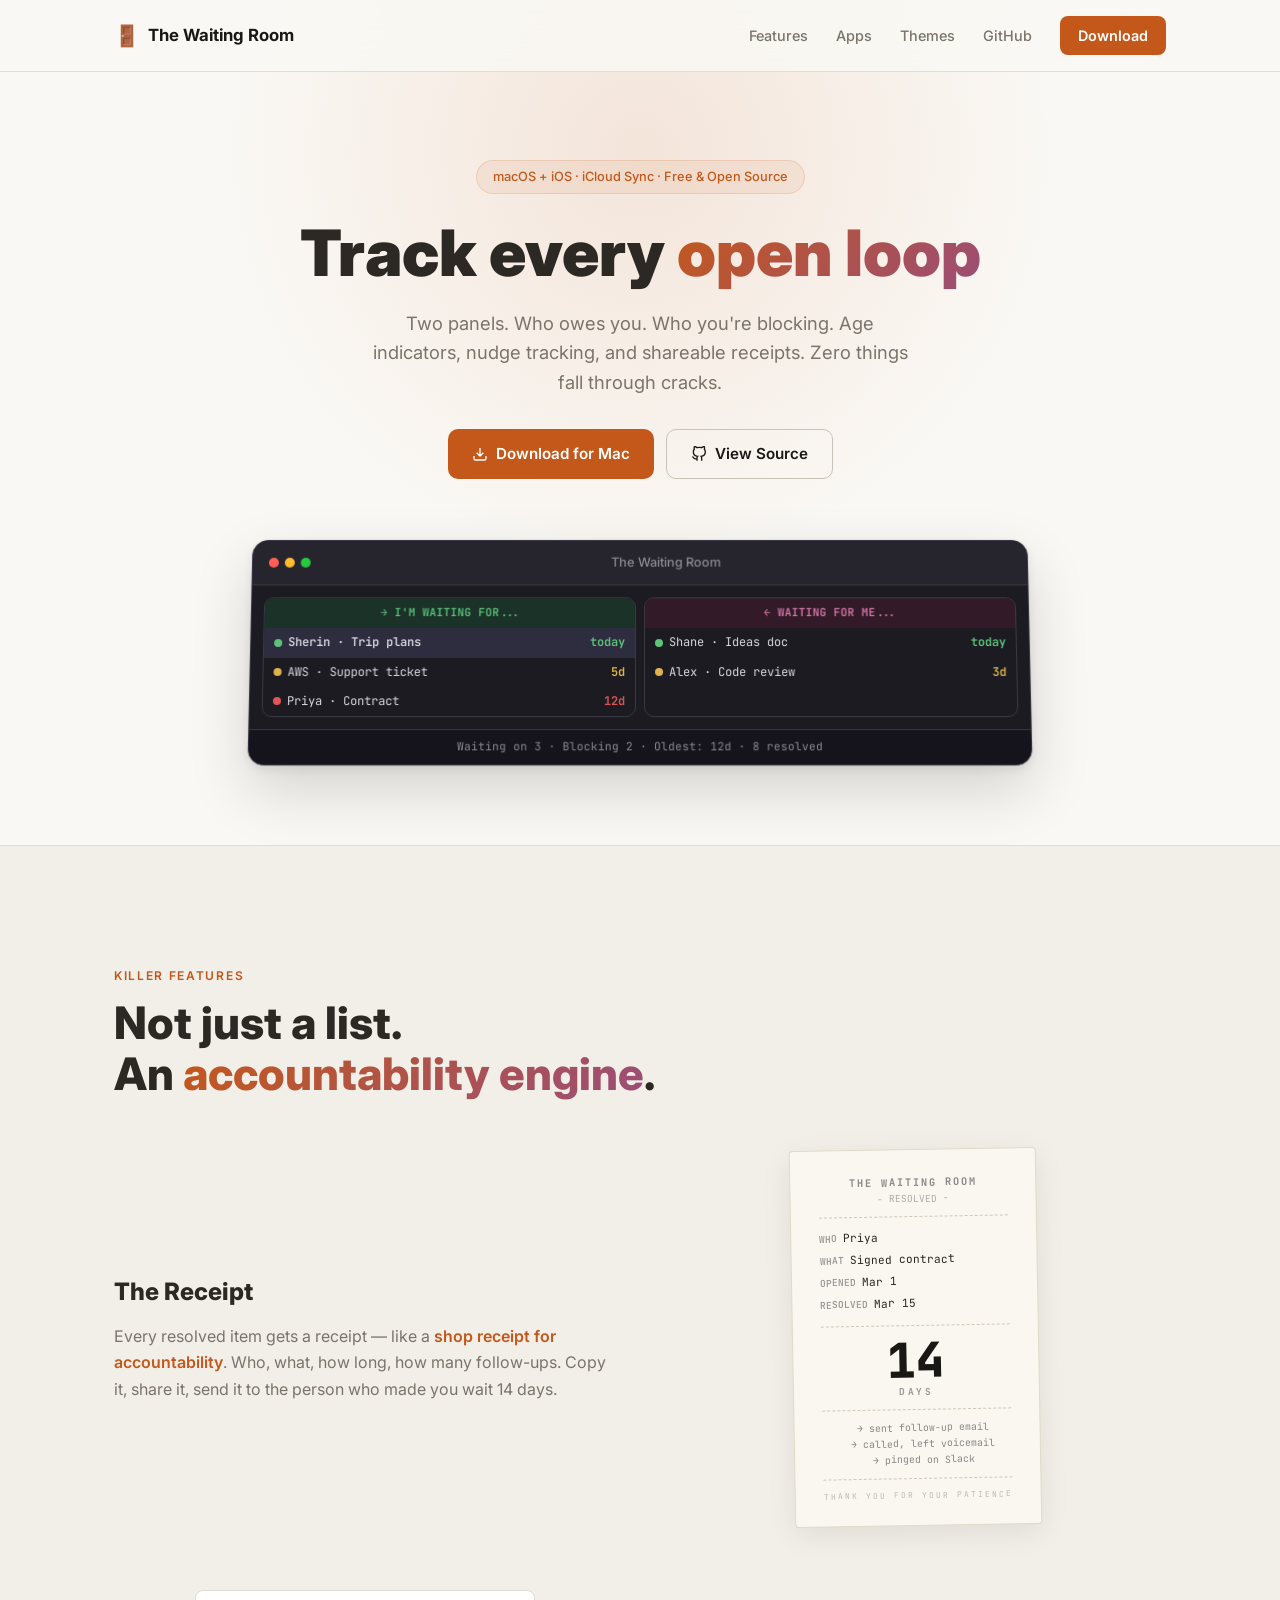
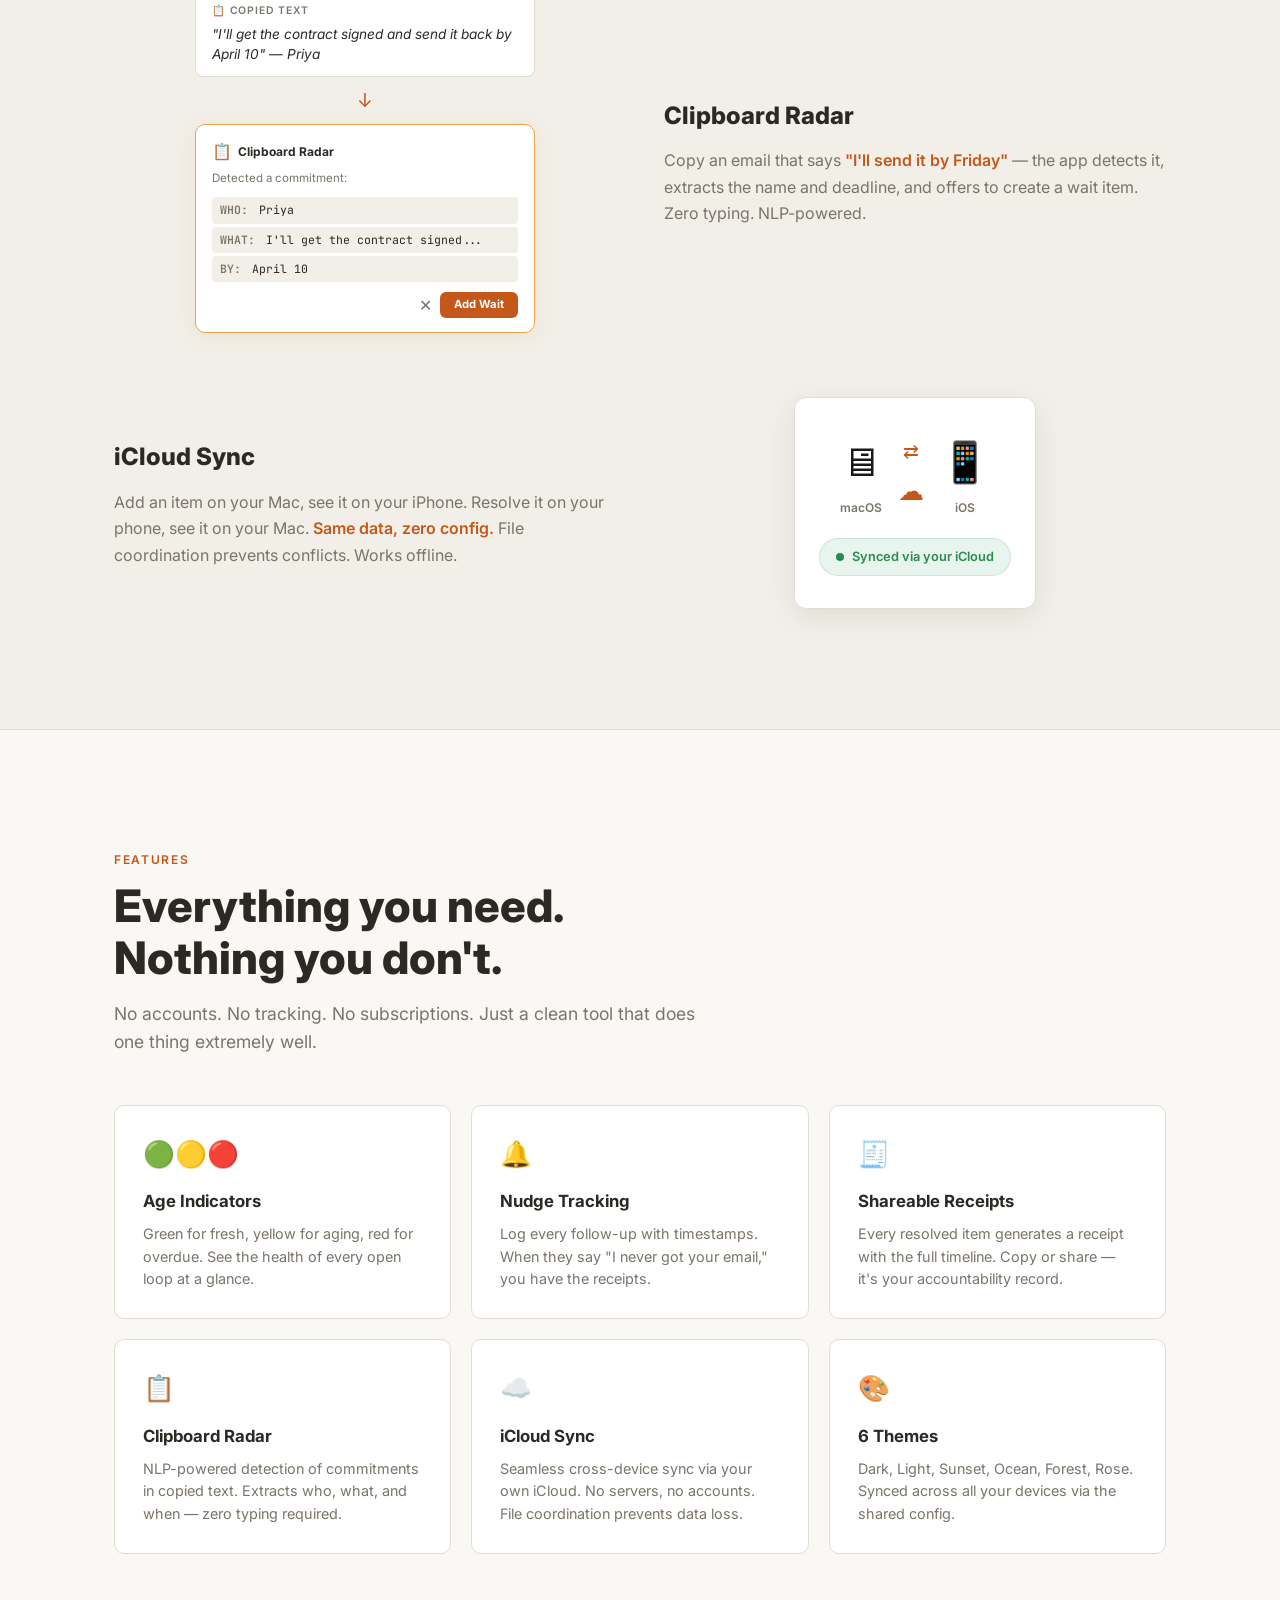
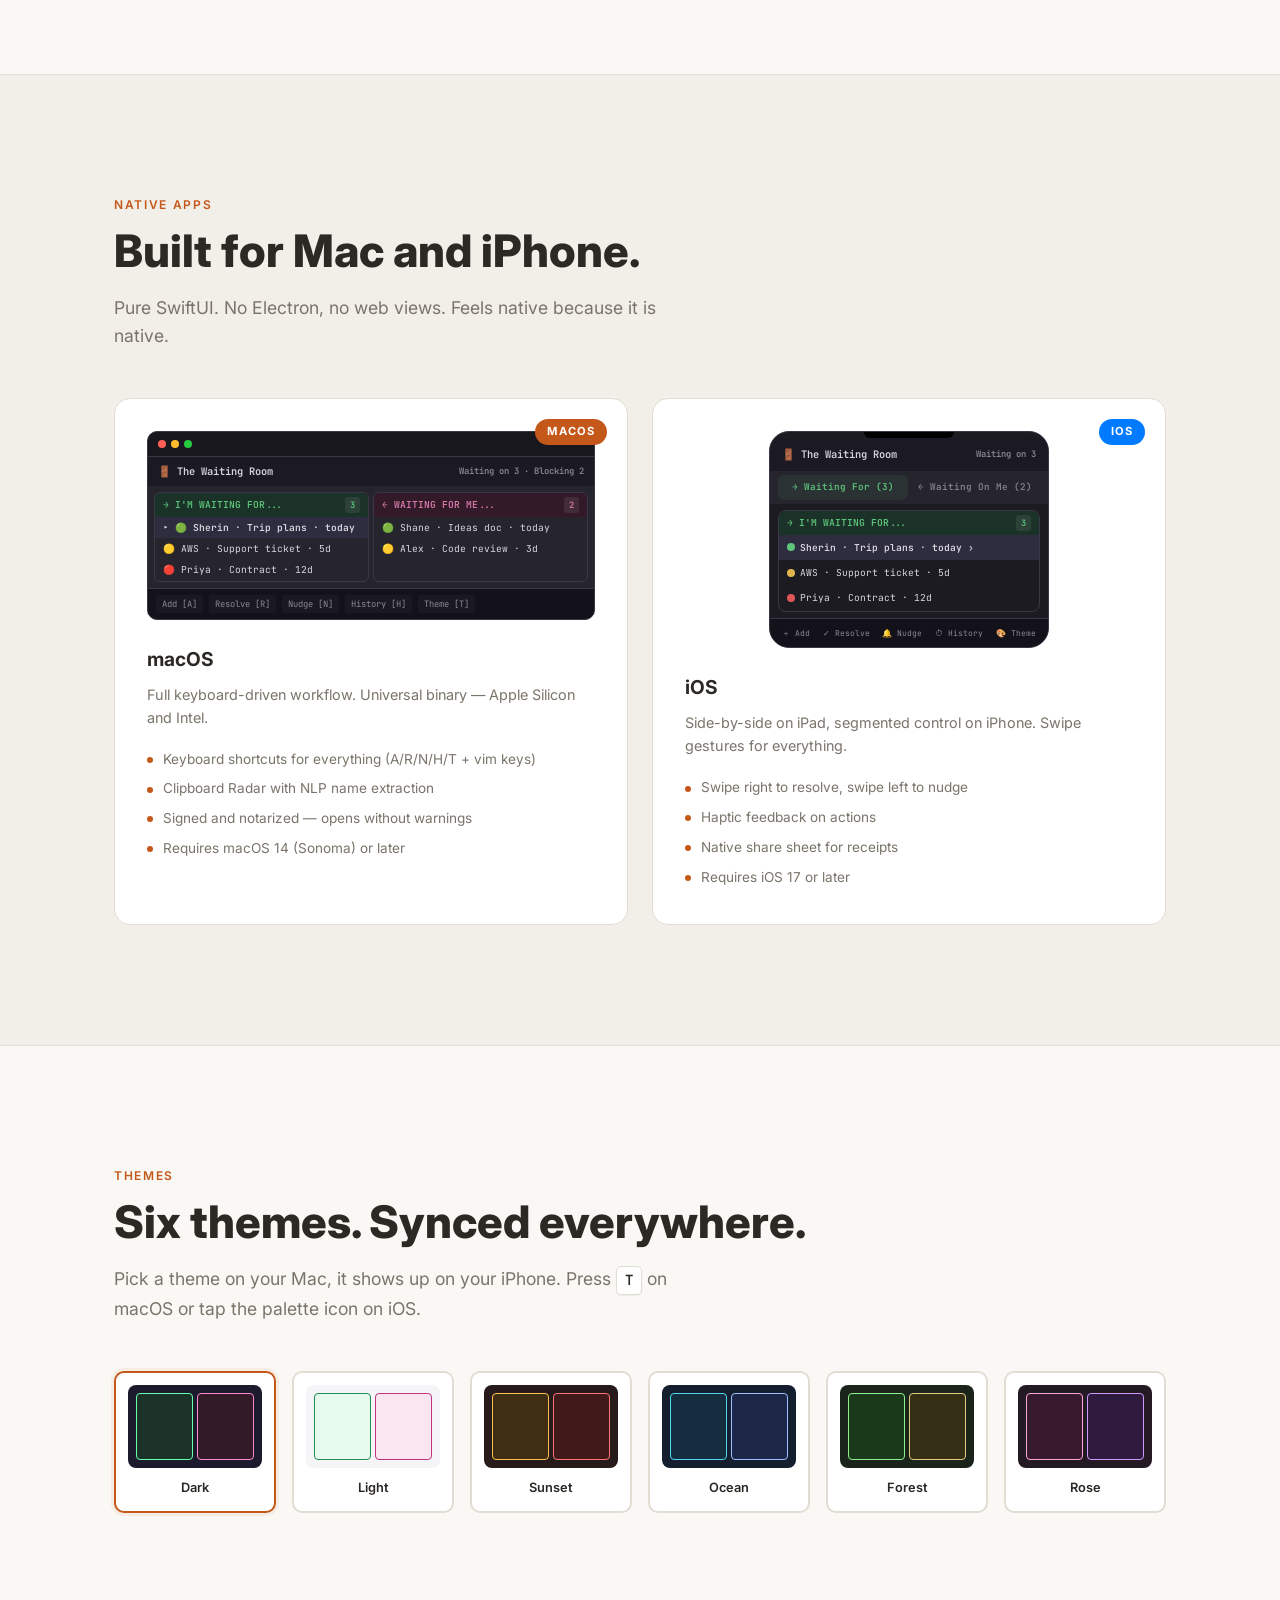
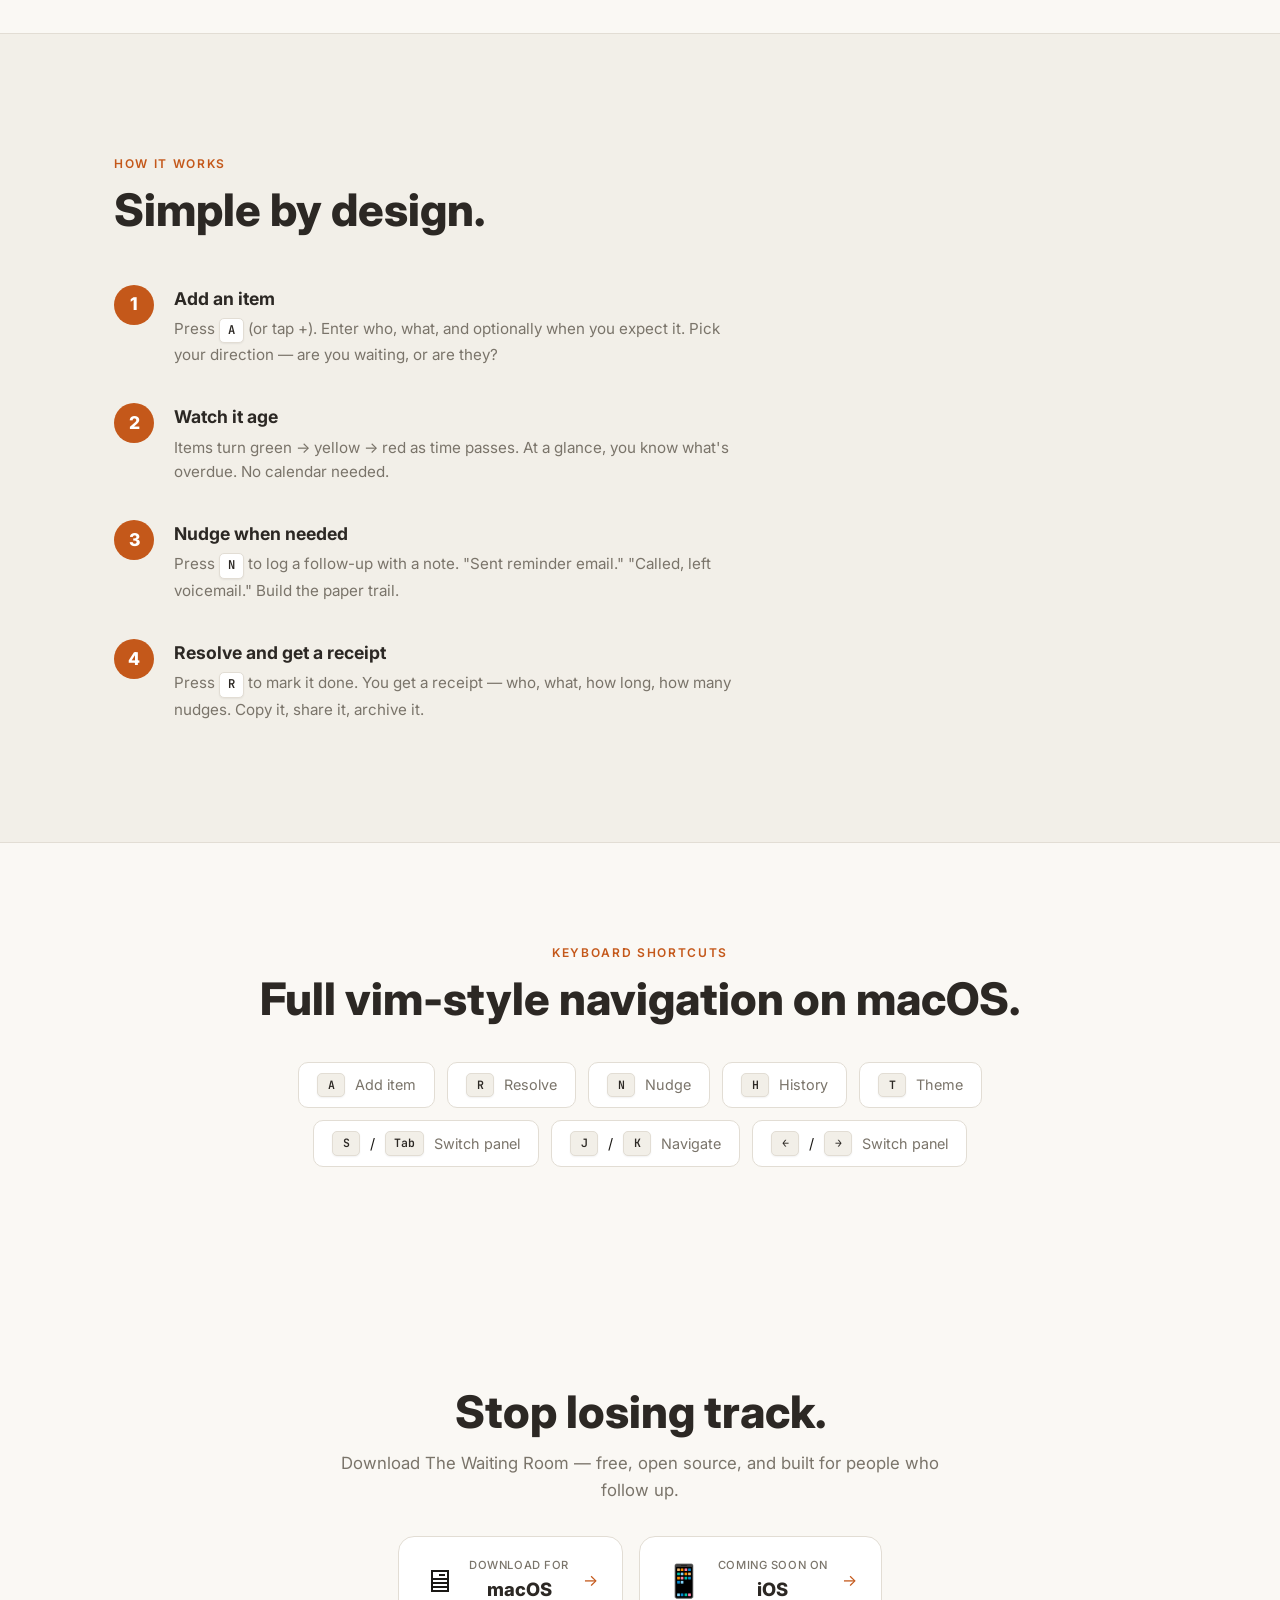
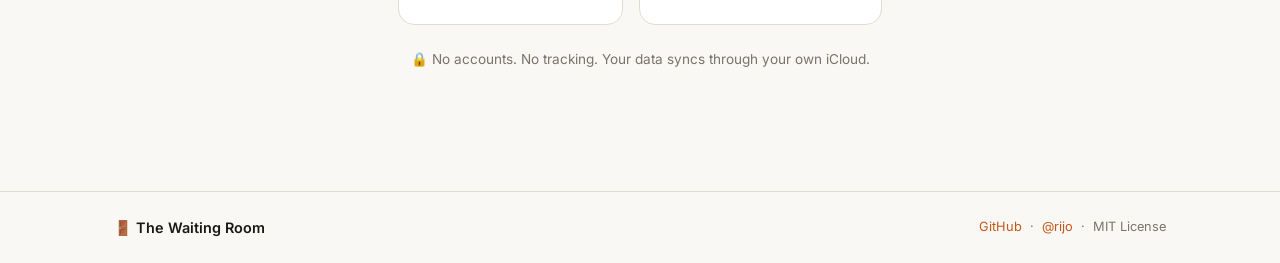
<file: docs/index.html>
<!DOCTYPE html>
<html lang="en">
<head>
  <meta charset="UTF-8">
  <meta name="viewport" content="width=device-width, initial-scale=1.0">
  <title>The Waiting Room — Track Every Open Loop</title>
  <meta name="description" content="Two panels. Who owes you. Who you're blocking. Age indicators, nudge tracking, receipts, iCloud sync. Native macOS + iOS.">
  <meta name="theme-color" content="#c4581a">
  <meta property="og:title" content="The Waiting Room — Track Every Open Loop">
  <meta property="og:description" content="Two panels. Who owes you. Who you're blocking. Native macOS + iOS with iCloud sync.">
  <meta property="og:type" content="website">
  <link rel="preconnect" href="https://fonts.googleapis.com">
  <link rel="preconnect" href="https://fonts.gstatic.com" crossorigin>
  <link href="https://fonts.googleapis.com/css2?family=Inter:wght@400;500;600;700;800;900&family=JetBrains+Mono:wght@400;500;600;700&display=swap" rel="stylesheet">
  <link rel="stylesheet" href="style.css">
</head>
<body>

<!-- ── Nav ──────────────────────────────────────────────────────── -->
<nav class="nav">
  <div class="nav-inner">
    <div class="nav-logo">
      <span class="nav-icon">🚪</span> The Waiting Room
    </div>
    <div class="nav-links">
      <a href="#features">Features</a>
      <a href="#apps">Apps</a>
      <a href="#themes">Themes</a>
      <a href="https://github.com/rijo-george/waiting-room">GitHub</a>
      <a href="#download" class="nav-cta">Download</a>
    </div>
  </div>
</nav>

<!-- ── Hero ─────────────────────────────────────────────────────── -->
<section class="hero">
  <div class="hero-glow"></div>
  <div class="hero-content">
    <div class="hero-badge">macOS + iOS · iCloud Sync · Free &amp; Open Source</div>
    <h1>Track every <span class="gradient-text">open loop</span></h1>
    <p class="hero-sub">Two panels. Who owes you. Who you're blocking. Age indicators, nudge tracking, and shareable receipts. Zero things fall through cracks.</p>
    <div class="hero-actions">
      <a href="https://github.com/rijo-george/waiting-room/releases/latest" class="btn btn-primary">
        <svg width="16" height="16" viewBox="0 0 24 24" fill="none" stroke="currentColor" stroke-width="2"><path d="M21 15v4a2 2 0 01-2 2H5a2 2 0 01-2-2v-4M7 10l5 5 5-5M12 15V3"/></svg>
        Download for Mac
      </a>
      <a href="https://github.com/rijo-george/waiting-room" class="btn btn-ghost">
        <svg width="16" height="16" viewBox="0 0 24 24" fill="none" stroke="currentColor" stroke-width="2"><path d="M9 19c-5 1.5-5-2.5-7-3m14 6v-3.87a3.37 3.37 0 0 0-.94-2.61c3.14-.35 6.44-1.54 6.44-7A5.44 5.44 0 0 0 20 4.77 5.07 5.07 0 0 0 19.91 1S18.73.65 16 2.48a13.38 13.38 0 0 0-7 0C6.27.65 5.09 1 5.09 1A5.07 5.07 0 0 0 5 4.77a5.44 5.44 0 0 0-1.5 3.78c0 5.42 3.3 6.61 6.44 7A3.37 3.37 0 0 0 9 18.13V22"/></svg>
        View Source
      </a>
    </div>

    <!-- Hero Mockup -->
    <div class="hero-visual">
      <div class="mockup">
        <div class="mockup-bar">
          <div class="mockup-dots">
            <div class="dot dot-red"></div>
            <div class="dot dot-yellow"></div>
            <div class="dot dot-green"></div>
          </div>
          <span class="mockup-title">The Waiting Room</span>
        </div>
        <div class="mockup-body">
          <!-- Left panel -->
          <div class="mock-panel">
            <div class="mock-panel-header mock-left-header">→ I'M WAITING FOR...</div>
            <div class="mock-item mock-selected">
              <div class="mock-dot mock-green"></div>
              <span>Sherin · Trip plans</span>
              <span class="mock-age mock-age-green" style="margin-left:auto">today</span>
            </div>
            <div class="mock-item">
              <div class="mock-dot mock-yellow"></div>
              <span>AWS · Support ticket</span>
              <span class="mock-age mock-age-yellow" style="margin-left:auto">5d</span>
            </div>
            <div class="mock-item">
              <div class="mock-dot mock-red"></div>
              <span>Priya · Contract</span>
              <span class="mock-age mock-age-red" style="margin-left:auto">12d</span>
            </div>
          </div>
          <!-- Right panel -->
          <div class="mock-panel">
            <div class="mock-panel-header mock-right-header">← WAITING FOR ME...</div>
            <div class="mock-item">
              <div class="mock-dot mock-green"></div>
              <span>Shane · Ideas doc</span>
              <span class="mock-age mock-age-green" style="margin-left:auto">today</span>
            </div>
            <div class="mock-item">
              <div class="mock-dot mock-yellow"></div>
              <span>Alex · Code review</span>
              <span class="mock-age mock-age-yellow" style="margin-left:auto">3d</span>
            </div>
          </div>
        </div>
        <div class="mockup-status">Waiting on 3 · Blocking 2 · Oldest: 12d · 8 resolved</div>
      </div>
    </div>
  </div>
</section>

<!-- ── Killer Features ──────────────────────────────────────────── -->
<section class="killer" id="killer">
  <div class="section-inner">
    <div class="section-label">Killer Features</div>
    <h2>Not just a list.<br>An <span class="gradient-text">accountability engine</span>.</h2>

    <div class="killer-grid">
      <!-- The Receipt -->
      <div class="killer-card">
        <div class="killer-text">
          <h3>The Receipt</h3>
          <p>Every resolved item gets a receipt — like a <em>shop receipt for accountability</em>. Who, what, how long, how many follow-ups. Copy it, share it, send it to the person who made you wait 14 days.</p>
        </div>
        <div class="receipt-mock">
          <div class="receipt-header">THE WAITING ROOM</div>
          <div class="receipt-sub">- RESOLVED -</div>
          <div class="receipt-divider"></div>
          <div class="receipt-row"><span class="receipt-label">WHO </span> Priya</div>
          <div class="receipt-row"><span class="receipt-label">WHAT </span> Signed contract</div>
          <div class="receipt-row"><span class="receipt-label">OPENED </span> Mar 1</div>
          <div class="receipt-row"><span class="receipt-label">RESOLVED </span> Mar 15</div>
          <div class="receipt-divider"></div>
          <div class="receipt-big">14</div>
          <div class="receipt-big-label">DAYS</div>
          <div class="receipt-divider"></div>
          <div class="receipt-nudge">→ sent follow-up email</div>
          <div class="receipt-nudge">→ called, left voicemail</div>
          <div class="receipt-nudge">→ pinged on Slack</div>
          <div class="receipt-divider"></div>
          <div class="receipt-footer">THANK YOU FOR YOUR PATIENCE</div>
        </div>
      </div>

      <!-- Clipboard Radar -->
      <div class="killer-card killer-card-reverse">
        <div class="killer-text">
          <h3>Clipboard Radar</h3>
          <p>Copy an email that says <em>"I'll send it by Friday"</em> — the app detects it, extracts the name and deadline, and offers to create a wait item. Zero typing. NLP-powered.</p>
        </div>
        <div class="radar-mock">
          <div class="radar-source">
            <div class="radar-source-label">📋 Copied text</div>
            <div class="radar-source-text">"I'll get the contract signed and send it back by April 10" — Priya</div>
          </div>
          <div class="radar-arrow">↓</div>
          <div class="radar-banner">
            <div class="radar-banner-header">
              <span class="radar-icon">📋</span>
              <span class="radar-title">Clipboard Radar</span>
            </div>
            <div class="radar-detected">Detected a commitment:</div>
            <div class="radar-fields">
              <div class="radar-field"><span>WHO:</span> Priya</div>
              <div class="radar-field"><span>WHAT:</span> I'll get the contract signed...</div>
              <div class="radar-field"><span>BY:</span> April 10</div>
            </div>
            <div class="radar-actions">
              <span class="radar-btn-dismiss">✕</span>
              <span class="radar-btn-add">Add Wait</span>
            </div>
          </div>
        </div>
      </div>

      <!-- iCloud Sync -->
      <div class="killer-card">
        <div class="killer-text">
          <h3>iCloud Sync</h3>
          <p>Add an item on your Mac, see it on your iPhone. Resolve it on your phone, see it on your Mac. <em>Same data, zero config.</em> File coordination prevents conflicts. Works offline.</p>
        </div>
        <div class="sync-mock">
          <div class="sync-devices">
            <div class="sync-device">
              <div class="sync-device-icon">🖥</div>
              <div class="sync-device-label">macOS</div>
            </div>
            <div class="sync-arrows">
              <span class="sync-arrow">⇄</span>
              <span class="sync-cloud">☁</span>
            </div>
            <div class="sync-device">
              <div class="sync-device-icon">📱</div>
              <div class="sync-device-label">iOS</div>
            </div>
          </div>
          <div class="sync-status">
            <div class="sync-dot-live"></div>
            Synced via your iCloud
          </div>
        </div>
      </div>
    </div>
  </div>
</section>

<!-- ── Features ─────────────────────────────────────────────────── -->
<section class="features" id="features">
  <div class="section-inner">
    <div class="section-label">Features</div>
    <h2>Everything you need.<br>Nothing you don't.</h2>
    <p class="section-sub">No accounts. No tracking. No subscriptions. Just a clean tool that does one thing extremely well.</p>

    <div class="features-grid">
      <div class="feature-card">
        <div class="feature-icon">🟢🟡🔴</div>
        <h3>Age Indicators</h3>
        <p>Green for fresh, yellow for aging, red for overdue. See the health of every open loop at a glance.</p>
      </div>
      <div class="feature-card">
        <div class="feature-icon">🔔</div>
        <h3>Nudge Tracking</h3>
        <p>Log every follow-up with timestamps. When they say "I never got your email," you have the receipts.</p>
      </div>
      <div class="feature-card">
        <div class="feature-icon">🧾</div>
        <h3>Shareable Receipts</h3>
        <p>Every resolved item generates a receipt with the full timeline. Copy or share — it's your accountability record.</p>
      </div>
      <div class="feature-card">
        <div class="feature-icon">📋</div>
        <h3>Clipboard Radar</h3>
        <p>NLP-powered detection of commitments in copied text. Extracts who, what, and when — zero typing required.</p>
      </div>
      <div class="feature-card">
        <div class="feature-icon">☁️</div>
        <h3>iCloud Sync</h3>
        <p>Seamless cross-device sync via your own iCloud. No servers, no accounts. File coordination prevents data loss.</p>
      </div>
      <div class="feature-card">
        <div class="feature-icon">🎨</div>
        <h3>6 Themes</h3>
        <p>Dark, Light, Sunset, Ocean, Forest, Rose. Synced across all your devices via the shared config.</p>
      </div>
    </div>
  </div>
</section>

<!-- ── Apps ──────────────────────────────────────────────────────── -->
<section class="apps" id="apps">
  <div class="section-inner">
    <div class="section-label">Native Apps</div>
    <h2>Built for Mac and iPhone.</h2>
    <p class="section-sub">Pure SwiftUI. No Electron, no web views. Feels native because it is native.</p>

    <div class="apps-grid">
      <!-- macOS card -->
      <div class="app-card">
        <span class="app-badge">macOS</span>
        <div class="app-preview">
          <div class="app-mockup-mac">
            <div class="mac-titlebar">
              <div class="dot dot-red"></div>
              <div class="dot dot-yellow"></div>
              <div class="dot dot-green"></div>
            </div>
            <div class="mac-body">
              <div class="mac-row mac-header-row">
                <span>🚪 The Waiting Room</span>
                <span class="mac-status">Waiting on 3 · Blocking 2</span>
              </div>
              <div class="mac-panels">
                <div class="mac-panel">
                  <div class="mac-panel-title mac-left-title">→ I'M WAITING FOR... <span class="mac-count">3</span></div>
                  <div class="mac-row-item mac-row-selected">▸ 🟢 Sherin · Trip plans · today</div>
                  <div class="mac-row-item">🟡 AWS · Support ticket · 5d</div>
                  <div class="mac-row-item">🔴 Priya · Contract · 12d</div>
                </div>
                <div class="mac-panel">
                  <div class="mac-panel-title mac-right-title">← WAITING FOR ME... <span class="mac-count">2</span></div>
                  <div class="mac-row-item">🟢 Shane · Ideas doc · today</div>
                  <div class="mac-row-item">🟡 Alex · Code review · 3d</div>
                </div>
              </div>
              <div class="mac-toolbar">
                <span class="mac-tool-btn">Add [A]</span>
                <span class="mac-tool-btn">Resolve [R]</span>
                <span class="mac-tool-btn">Nudge [N]</span>
                <span class="mac-tool-btn">History [H]</span>
                <span class="mac-tool-btn">Theme [T]</span>
              </div>
            </div>
          </div>
        </div>
        <h3>macOS</h3>
        <p>Full keyboard-driven workflow. Universal binary — Apple Silicon and Intel.</p>
        <ul class="app-features">
          <li>Keyboard shortcuts for everything (A/R/N/H/T + vim keys)</li>
          <li>Clipboard Radar with NLP name extraction</li>
          <li>Signed and notarized — opens without warnings</li>
          <li>Requires macOS 14 (Sonoma) or later</li>
        </ul>
      </div>

      <!-- iOS card -->
      <div class="app-card">
        <span class="app-badge app-badge-ios">iOS</span>
        <div class="app-preview">
          <div class="ios-mockup">
            <div class="ios-notch"></div>
            <div class="ios-body">
              <div class="ios-header">
                <span>🚪 The Waiting Room</span>
                <span class="ios-status-text">Waiting on 3</span>
              </div>
              <div class="ios-tabs">
                <div class="ios-tab ios-tab-active">→ Waiting For (3)</div>
                <div class="ios-tab">← Waiting On Me (2)</div>
              </div>
              <div class="ios-panel">
                <div class="ios-panel-title ios-left-title">→ I'M WAITING FOR... <span class="mac-count">3</span></div>
                <div class="ios-row ios-row-selected">
                  <div class="mock-dot mock-green"></div>
                  Sherin · Trip plans · today ›
                </div>
                <div class="ios-row">
                  <div class="mock-dot mock-yellow"></div>
                  AWS · Support ticket · 5d
                </div>
                <div class="ios-row">
                  <div class="mock-dot mock-red"></div>
                  Priya · Contract · 12d
                </div>
              </div>
              <div class="ios-toolbar">
                <span class="ios-tool-btn">＋ Add</span>
                <span class="ios-tool-btn">✓ Resolve</span>
                <span class="ios-tool-btn">🔔 Nudge</span>
                <span class="ios-tool-btn">⏱ History</span>
                <span class="ios-tool-btn">🎨 Theme</span>
              </div>
            </div>
          </div>
        </div>
        <h3>iOS</h3>
        <p>Side-by-side on iPad, segmented control on iPhone. Swipe gestures for everything.</p>
        <ul class="app-features">
          <li>Swipe right to resolve, swipe left to nudge</li>
          <li>Haptic feedback on actions</li>
          <li>Native share sheet for receipts</li>
          <li>Requires iOS 17 or later</li>
        </ul>
      </div>
    </div>
  </div>
</section>

<!-- ── Themes ────────────────────────────────────────────────────── -->
<section class="themes" id="themes">
  <div class="section-inner">
    <div class="section-label">Themes</div>
    <h2>Six themes. Synced everywhere.</h2>
    <p class="section-sub">Pick a theme on your Mac, it shows up on your iPhone. Press <kbd>T</kbd> on macOS or tap the palette icon on iOS.</p>

    <div class="themes-grid">
      <div class="theme-card active">
        <div class="theme-preview" style="background:#1c1b2e">
          <div class="tp-left" style="background:#1a3228;border-color:#66ffab"></div>
          <div class="tp-right" style="background:#321a28;border-color:#ff87cc"></div>
        </div>
        <div class="theme-name">Dark</div>
      </div>
      <div class="theme-card">
        <div class="theme-preview" style="background:#f5f5f8">
          <div class="tp-left" style="background:#e6faed;border-color:#228c55"></div>
          <div class="tp-right" style="background:#fae6f0;border-color:#bf3380"></div>
        </div>
        <div class="theme-name">Light</div>
      </div>
      <div class="theme-card">
        <div class="theme-preview" style="background:#261a1a">
          <div class="tp-left" style="background:#402e14;border-color:#ffc04d"></div>
          <div class="tp-right" style="background:#401a1a;border-color:#ff7373"></div>
        </div>
        <div class="theme-name">Sunset</div>
      </div>
      <div class="theme-card">
        <div class="theme-preview" style="background:#141e2e">
          <div class="tp-left" style="background:#142e40;border-color:#4dd9f2"></div>
          <div class="tp-right" style="background:#1e2647;border-color:#99bfff"></div>
        </div>
        <div class="theme-name">Ocean</div>
      </div>
      <div class="theme-card">
        <div class="theme-preview" style="background:#1a241a">
          <div class="tp-left" style="background:#1a381a;border-color:#8cf28c"></div>
          <div class="tp-right" style="background:#332e14;border-color:#e6cc80"></div>
        </div>
        <div class="theme-name">Forest</div>
      </div>
      <div class="theme-card">
        <div class="theme-preview" style="background:#241a24">
          <div class="tp-left" style="background:#381a2e;border-color:#ffa6d9"></div>
          <div class="tp-right" style="background:#2e1a3d;border-color:#cc99ff"></div>
        </div>
        <div class="theme-name">Rose</div>
      </div>
    </div>
  </div>
</section>

<!-- ── How It Works ──────────────────────────────────────────────── -->
<section class="how" id="how">
  <div class="section-inner">
    <div class="section-label">How It Works</div>
    <h2>Simple by design.</h2>

    <div class="steps">
      <div class="step">
        <div class="step-num">1</div>
        <div class="step-content">
          <h3>Add an item</h3>
          <p>Press <kbd>A</kbd> (or tap +). Enter who, what, and optionally when you expect it. Pick your direction — are you waiting, or are they?</p>
        </div>
      </div>
      <div class="step">
        <div class="step-num">2</div>
        <div class="step-content">
          <h3>Watch it age</h3>
          <p>Items turn green → yellow → red as time passes. At a glance, you know what's overdue. No calendar needed.</p>
        </div>
      </div>
      <div class="step">
        <div class="step-num">3</div>
        <div class="step-content">
          <h3>Nudge when needed</h3>
          <p>Press <kbd>N</kbd> to log a follow-up with a note. "Sent reminder email." "Called, left voicemail." Build the paper trail.</p>
        </div>
      </div>
      <div class="step">
        <div class="step-num">4</div>
        <div class="step-content">
          <h3>Resolve and get a receipt</h3>
          <p>Press <kbd>R</kbd> to mark it done. You get a receipt — who, what, how long, how many nudges. Copy it, share it, archive it.</p>
        </div>
      </div>
    </div>
  </div>
</section>

<!-- ── Keyboard Shortcuts ────────────────────────────────────────── -->
<section class="shortcuts" id="shortcuts">
  <div class="section-inner">
    <div class="section-label">Keyboard Shortcuts</div>
    <h2>Full vim-style navigation on macOS.</h2>

    <div class="shortcuts-grid">
      <div class="shortcut"><kbd>A</kbd> <span>Add item</span></div>
      <div class="shortcut"><kbd>R</kbd> <span>Resolve</span></div>
      <div class="shortcut"><kbd>N</kbd> <span>Nudge</span></div>
      <div class="shortcut"><kbd>H</kbd> <span>History</span></div>
      <div class="shortcut"><kbd>T</kbd> <span>Theme</span></div>
      <div class="shortcut"><kbd>S</kbd> / <kbd>Tab</kbd> <span>Switch panel</span></div>
      <div class="shortcut"><kbd>J</kbd> / <kbd>K</kbd> <span>Navigate</span></div>
      <div class="shortcut"><kbd>←</kbd> / <kbd>→</kbd> <span>Switch panel</span></div>
    </div>
  </div>
</section>

<!-- ── CTA / Download ────────────────────────────────────────────── -->
<section class="cta-section" id="download">
  <div class="section-inner">
    <div class="cta-card">
      <h2>Stop losing track.</h2>
      <p>Download The Waiting Room — free, open source, and built for people who follow up.</p>

      <div class="download-buttons">
        <a href="https://github.com/rijo-george/waiting-room/releases/latest" class="download-card">
          <span class="download-icon">🖥</span>
          <div>
            <div class="download-label">Download for</div>
            <div class="download-platform">macOS</div>
          </div>
          <span class="download-arrow">→</span>
        </a>
        <a href="https://github.com/rijo-george/waiting-room/releases/latest" class="download-card">
          <span class="download-icon">📱</span>
          <div>
            <div class="download-label">Coming soon on</div>
            <div class="download-platform">iOS</div>
          </div>
          <span class="download-arrow">→</span>
        </a>
      </div>

      <div class="data-note">
        🔒 No accounts. No tracking. Your data syncs through your own iCloud.
      </div>
    </div>
  </div>
</section>

<!-- ── Footer ────────────────────────────────────────────────────── -->
<footer class="footer">
  <div class="footer-inner">
    <div class="footer-left">🚪 The Waiting Room</div>
    <div class="footer-right">
      <a href="https://github.com/rijo-george/waiting-room">GitHub</a>
      <span>·</span>
      <a href="https://github.com/rijo-george">@rijo</a>
      <span>·</span>
      <span>MIT License</span>
    </div>
  </div>
</footer>

<script src="script.js"></script>
</body>
</html>
</file>
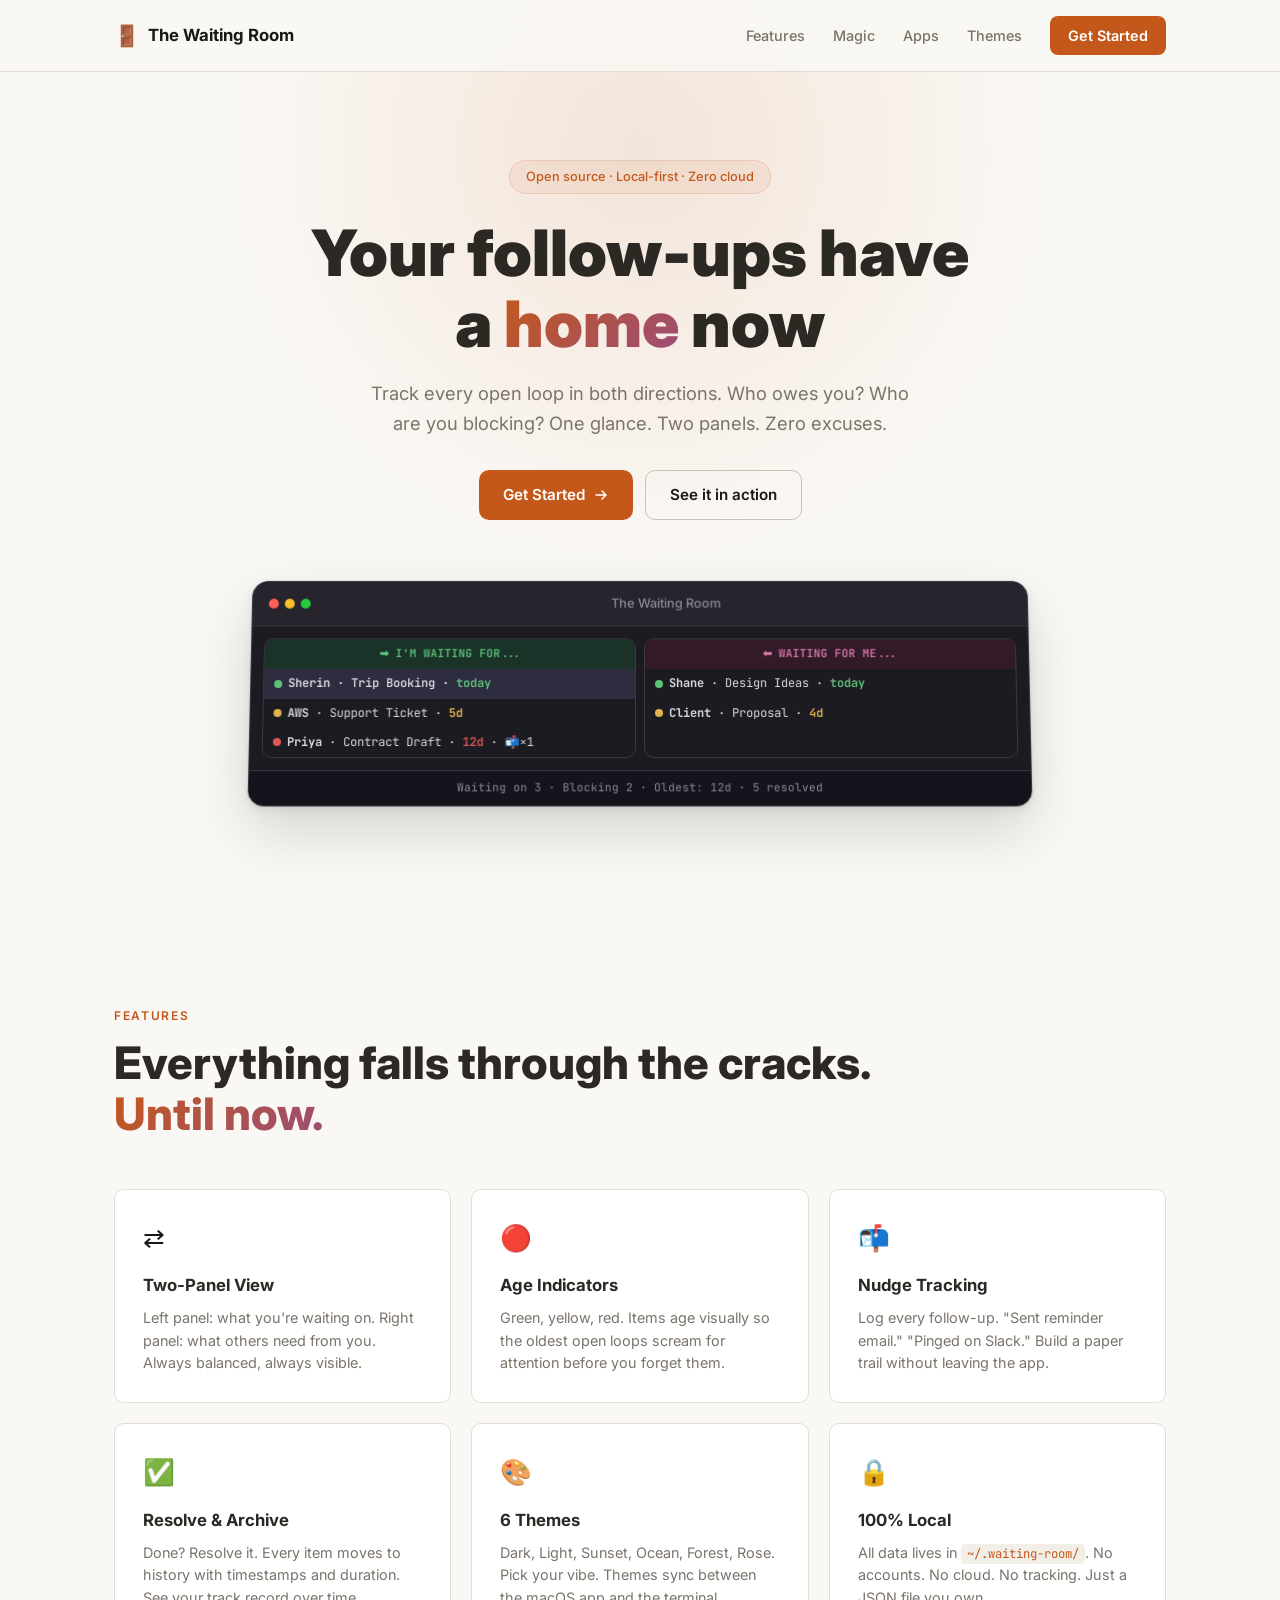
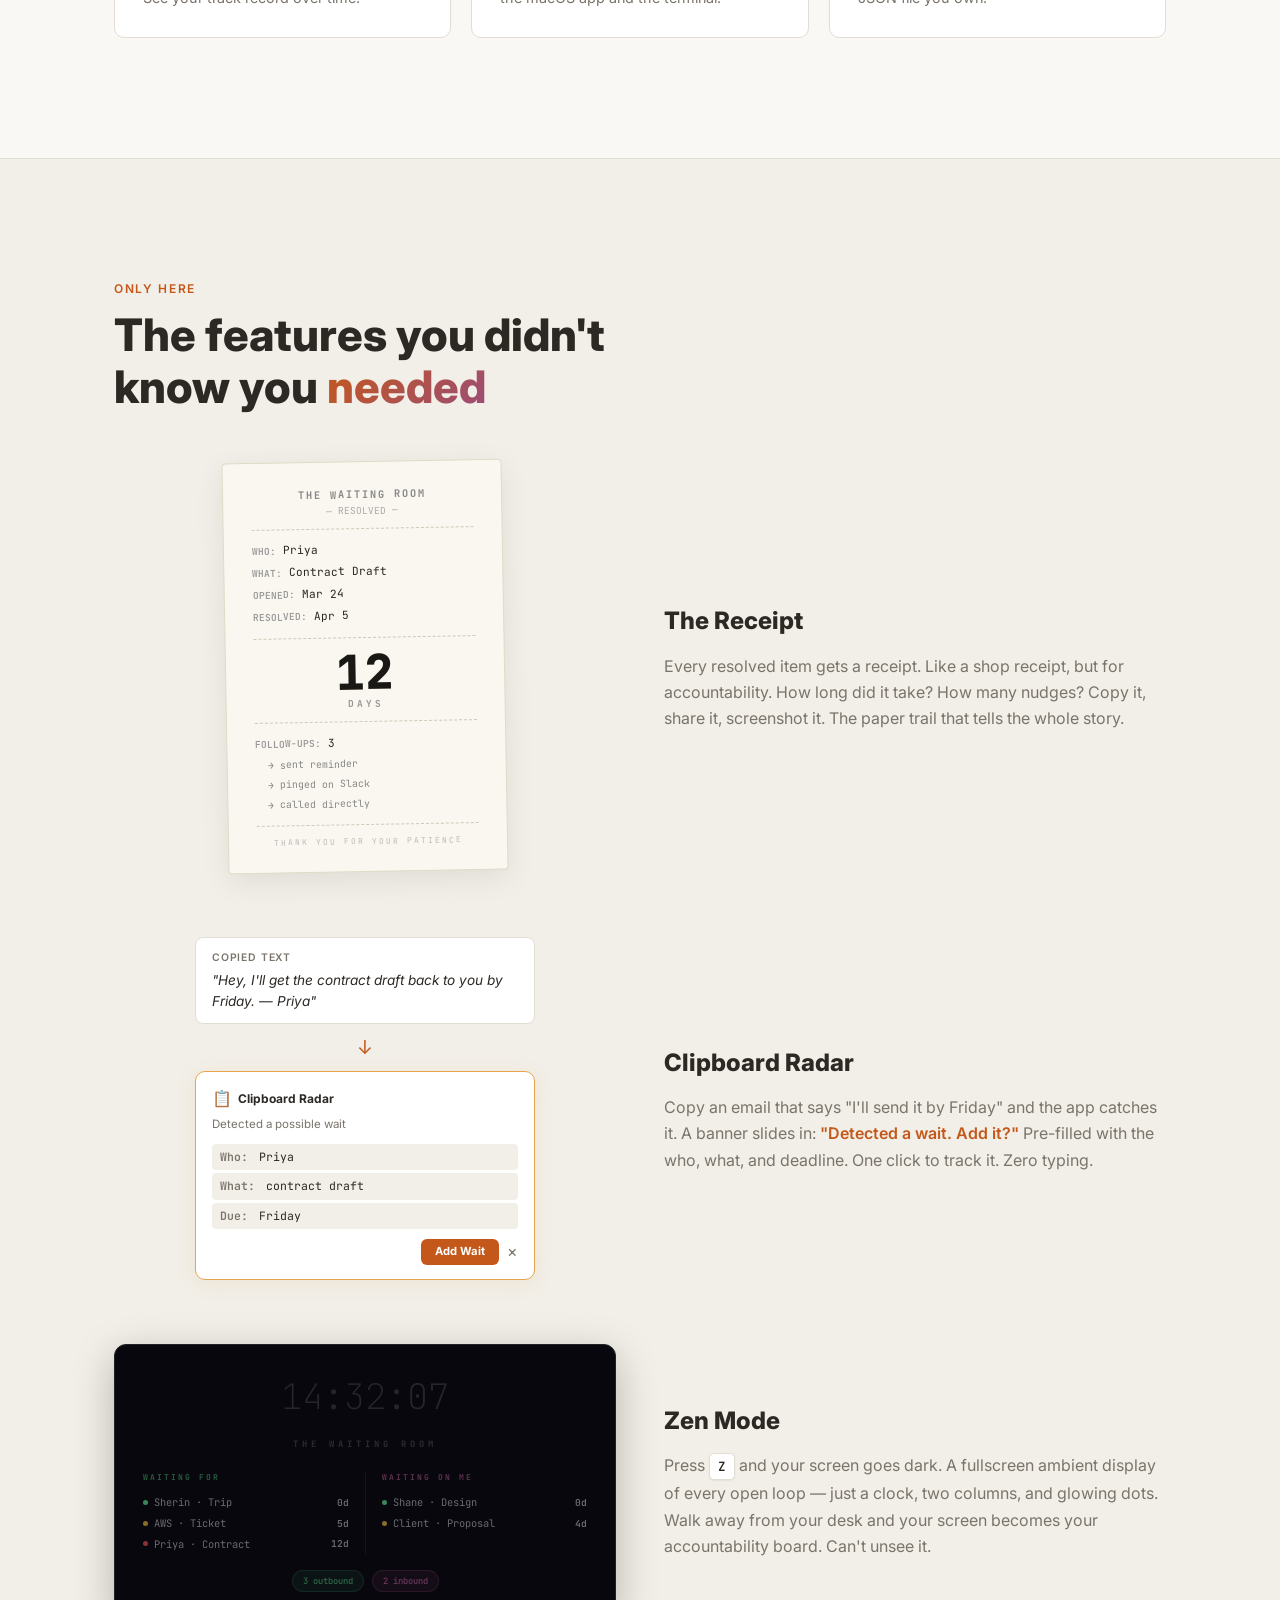
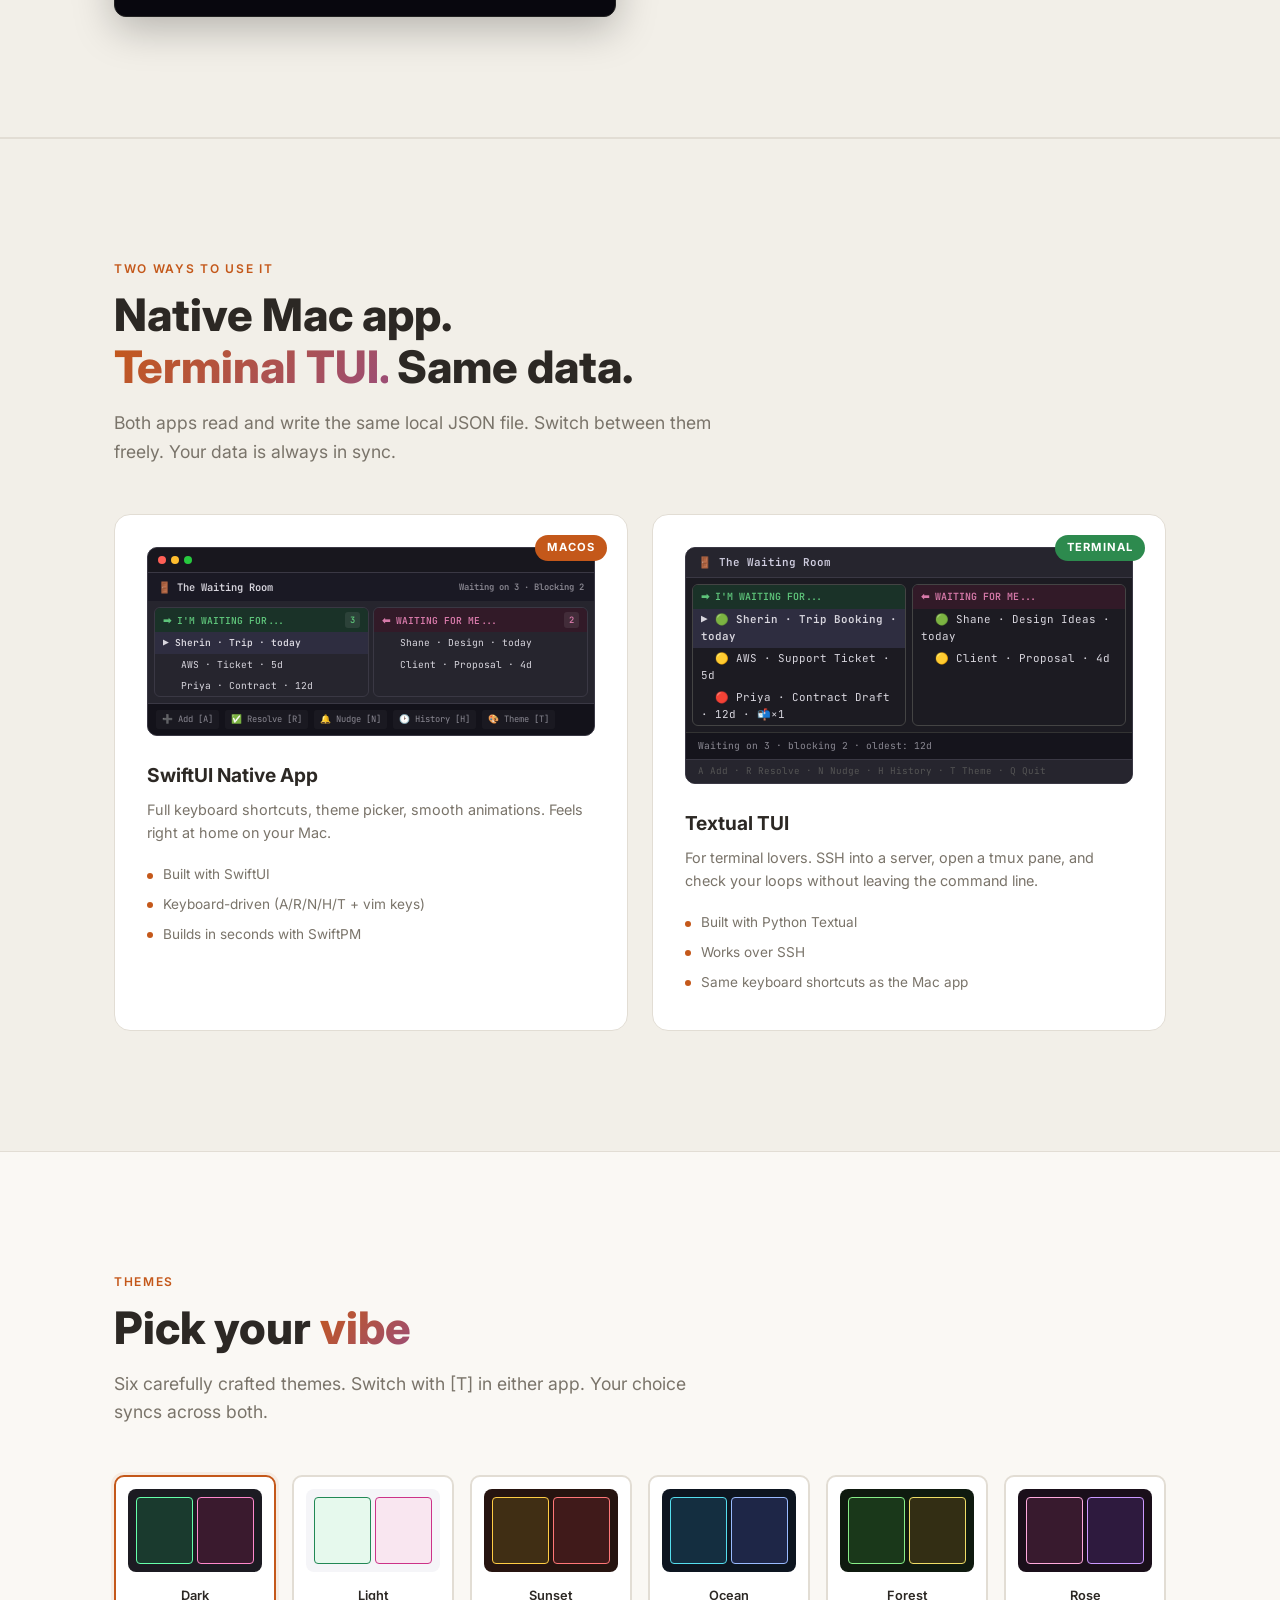
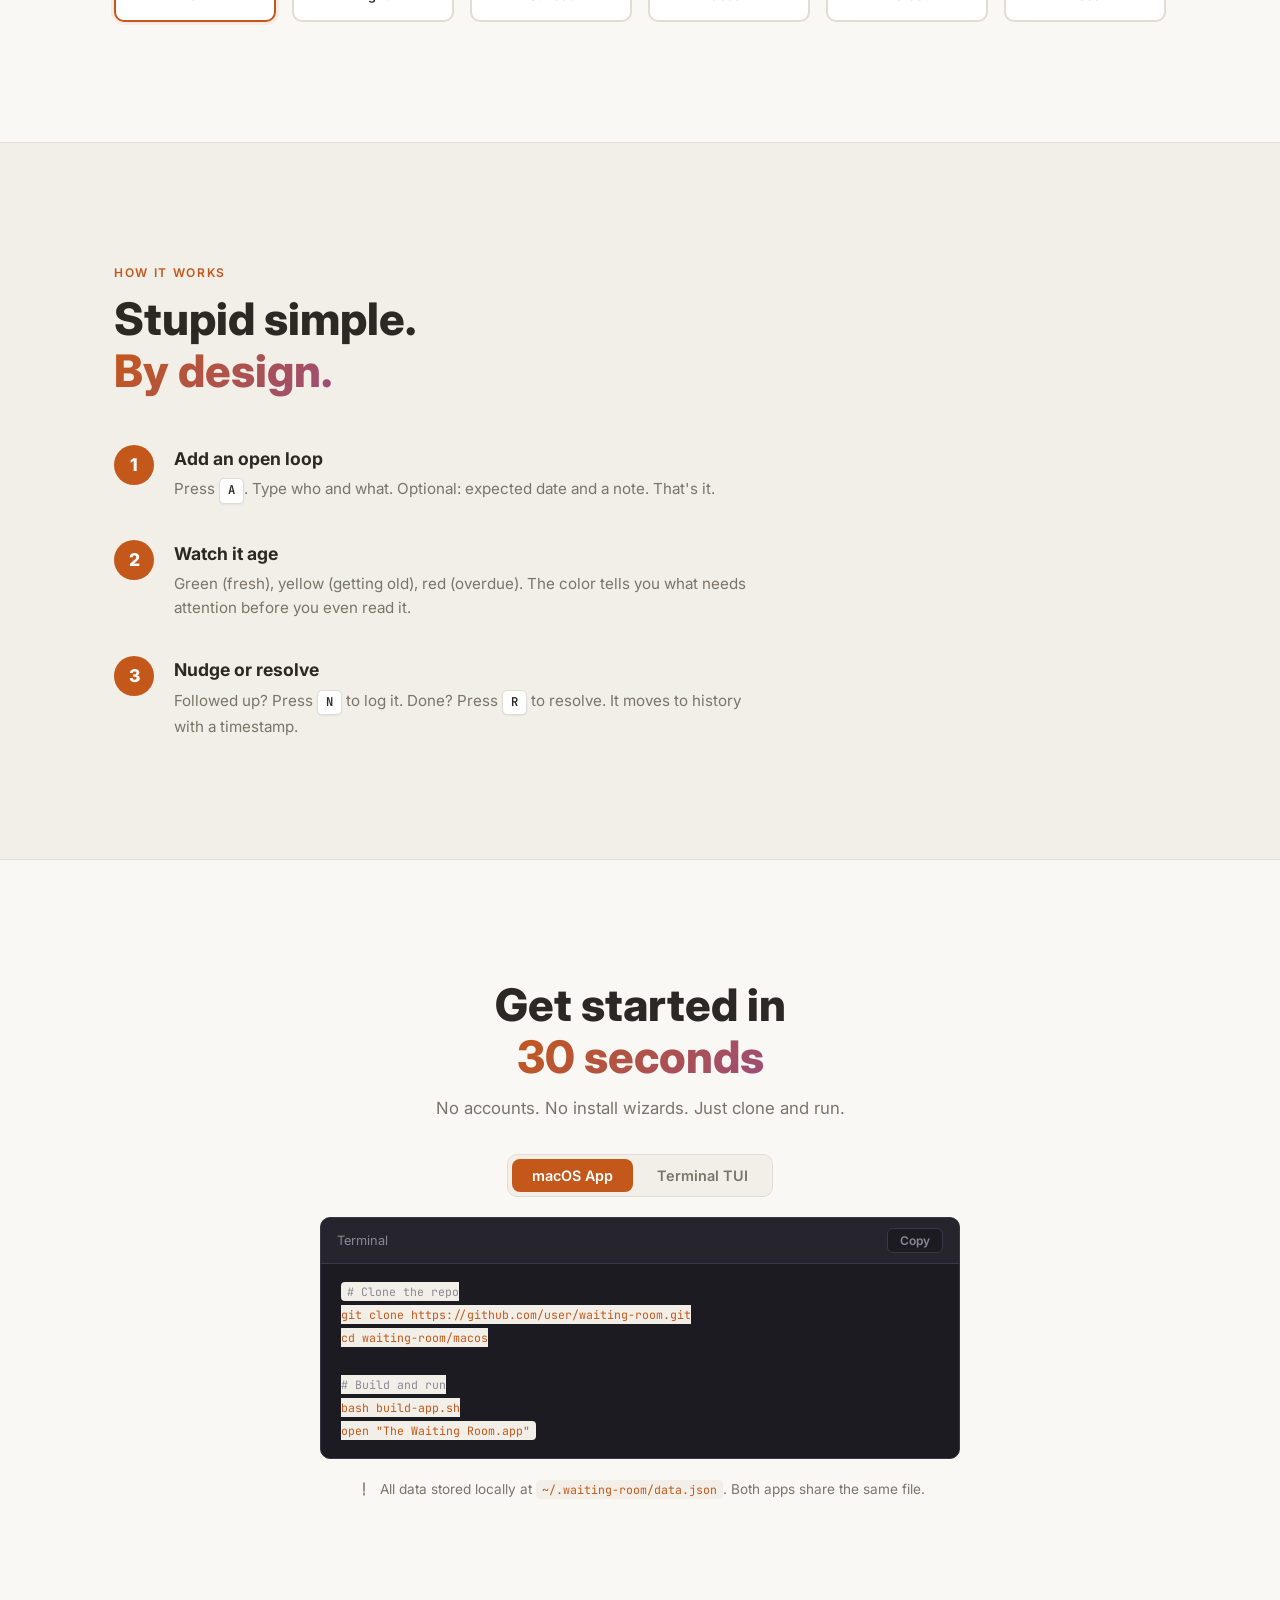
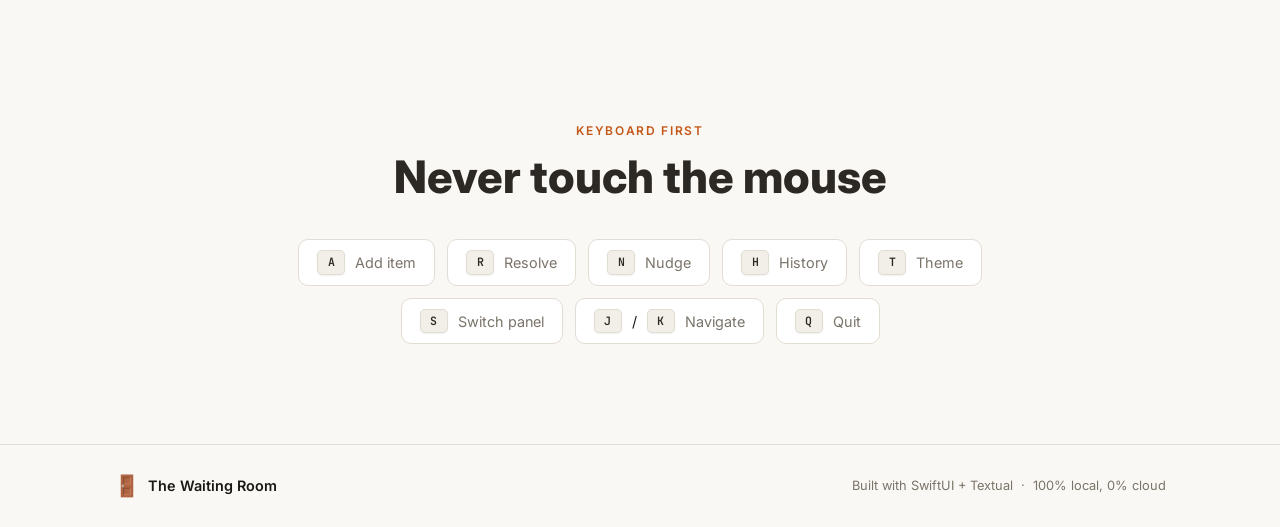
<file: website/index.html>
<!DOCTYPE html>
<html lang="en">
<head>
  <meta charset="UTF-8">
  <meta name="viewport" content="width=device-width, initial-scale=1.0">
  <title>The Waiting Room — Track every open loop</title>
  <meta name="description" content="A beautiful dual-panel tracker for everything you're waiting on and everything waiting on you. Native macOS app + terminal TUI.">
  <link rel="preconnect" href="https://fonts.googleapis.com">
  <link rel="preconnect" href="https://fonts.gstatic.com" crossorigin>
  <link href="https://fonts.googleapis.com/css2?family=Inter:wght@400;500;600;700;800;900&family=JetBrains+Mono:wght@400;500;600&display=swap" rel="stylesheet">
  <link rel="stylesheet" href="style.css">
</head>
<body>

  <!-- Nav -->
  <nav class="nav">
    <div class="nav-inner">
      <a href="#" class="nav-logo">
        <span class="nav-icon">&#128682;</span>
        <span>The Waiting Room</span>
      </a>
      <div class="nav-links">
        <a href="#features">Features</a>
        <a href="#killer">Magic</a>
        <a href="#apps">Apps</a>
        <a href="#themes">Themes</a>
        <a href="#get-started" class="nav-cta">Get Started</a>
      </div>
    </div>
  </nav>

  <!-- Hero -->
  <section class="hero">
    <div class="hero-glow"></div>
    <div class="hero-content">
      <div class="hero-badge">Open source &middot; Local-first &middot; Zero cloud</div>
      <h1>Your follow-ups have<br>a <span class="gradient-text">home</span> now</h1>
      <p class="hero-sub">
        Track every open loop in both directions. Who owes you? Who are you blocking?
        One glance. Two panels. Zero excuses.
      </p>
      <div class="hero-actions">
        <a href="#get-started" class="btn btn-primary">
          <span>Get Started</span>
          <svg width="16" height="16" viewBox="0 0 16 16" fill="none"><path d="M3 8h10m0 0L9 4m4 4L9 12" stroke="currentColor" stroke-width="1.5" stroke-linecap="round" stroke-linejoin="round"/></svg>
        </a>
        <a href="#apps" class="btn btn-ghost">See it in action</a>
      </div>

      <!-- Hero visual — interactive mockup -->
      <div class="hero-visual">
        <div class="mockup">
          <div class="mockup-bar">
            <div class="mockup-dots">
              <span class="dot dot-red"></span>
              <span class="dot dot-yellow"></span>
              <span class="dot dot-green"></span>
            </div>
            <span class="mockup-title">The Waiting Room</span>
          </div>
          <div class="mockup-body">
            <div class="mock-panel mock-left">
              <div class="mock-panel-header mock-left-header">&#10145; I'M WAITING FOR...</div>
              <div class="mock-item mock-selected">
                <span class="mock-dot mock-green"></span>
                <span><strong>Sherin</strong> &middot; Trip Booking &middot; <span class="mock-age mock-age-green">today</span></span>
              </div>
              <div class="mock-item">
                <span class="mock-dot mock-yellow"></span>
                <span><strong>AWS</strong> &middot; Support Ticket &middot; <span class="mock-age mock-age-yellow">5d</span></span>
              </div>
              <div class="mock-item">
                <span class="mock-dot mock-red"></span>
                <span><strong>Priya</strong> &middot; Contract Draft &middot; <span class="mock-age mock-age-red">12d</span> &middot; &#128236;&times;1</span>
              </div>
            </div>
            <div class="mock-panel mock-right">
              <div class="mock-panel-header mock-right-header">&#11013; WAITING FOR ME...</div>
              <div class="mock-item">
                <span class="mock-dot mock-green"></span>
                <span><strong>Shane</strong> &middot; Design Ideas &middot; <span class="mock-age mock-age-green">today</span></span>
              </div>
              <div class="mock-item">
                <span class="mock-dot mock-yellow"></span>
                <span><strong>Client</strong> &middot; Proposal &middot; <span class="mock-age mock-age-yellow">4d</span></span>
              </div>
            </div>
          </div>
          <div class="mockup-status">
            Waiting on 3 &middot; Blocking 2 &middot; Oldest: 12d &middot; 5 resolved
          </div>
        </div>
      </div>
    </div>
  </section>

  <!-- Features -->
  <section class="features" id="features">
    <div class="section-inner">
      <div class="section-label">Features</div>
      <h2>Everything falls through the cracks.<br><span class="gradient-text">Until now.</span></h2>
      <div class="features-grid">
        <div class="feature-card">
          <div class="feature-icon">&#8644;</div>
          <h3>Two-Panel View</h3>
          <p>Left panel: what you're waiting on. Right panel: what others need from you. Always balanced, always visible.</p>
        </div>
        <div class="feature-card">
          <div class="feature-icon">&#128308;</div>
          <h3>Age Indicators</h3>
          <p>Green, yellow, red. Items age visually so the oldest open loops scream for attention before you forget them.</p>
        </div>
        <div class="feature-card">
          <div class="feature-icon">&#128236;</div>
          <h3>Nudge Tracking</h3>
          <p>Log every follow-up. "Sent reminder email." "Pinged on Slack." Build a paper trail without leaving the app.</p>
        </div>
        <div class="feature-card">
          <div class="feature-icon">&#9989;</div>
          <h3>Resolve & Archive</h3>
          <p>Done? Resolve it. Every item moves to history with timestamps and duration. See your track record over time.</p>
        </div>
        <div class="feature-card">
          <div class="feature-icon">&#127912;</div>
          <h3>6 Themes</h3>
          <p>Dark, Light, Sunset, Ocean, Forest, Rose. Pick your vibe. Themes sync between the macOS app and the terminal.</p>
        </div>
        <div class="feature-card">
          <div class="feature-icon">&#128274;</div>
          <h3>100% Local</h3>
          <p>All data lives in <code>~/.waiting-room/</code>. No accounts. No cloud. No tracking. Just a JSON file you own.</p>
        </div>
      </div>
    </div>
  </section>

  <!-- Killer Features -->
  <section class="killer" id="killer">
    <div class="section-inner">
      <div class="section-label">Only here</div>
      <h2>The features you didn't<br>know you <span class="gradient-text">needed</span></h2>

      <div class="killer-grid">
        <!-- The Receipt -->
        <div class="killer-card">
          <div class="killer-visual">
            <div class="receipt-mock">
              <div class="receipt-line receipt-header">THE WAITING ROOM</div>
              <div class="receipt-line receipt-sub">&mdash; RESOLVED &mdash;</div>
              <div class="receipt-divider"></div>
              <div class="receipt-row"><span class="receipt-label">WHO:</span> Priya</div>
              <div class="receipt-row"><span class="receipt-label">WHAT:</span> Contract Draft</div>
              <div class="receipt-row"><span class="receipt-label">OPENED:</span> Mar 24</div>
              <div class="receipt-row"><span class="receipt-label">RESOLVED:</span> Apr 5</div>
              <div class="receipt-divider"></div>
              <div class="receipt-big">12</div>
              <div class="receipt-big-label">DAYS</div>
              <div class="receipt-divider"></div>
              <div class="receipt-row"><span class="receipt-label">FOLLOW-UPS:</span> 3</div>
              <div class="receipt-row receipt-nudge">&rarr; sent reminder</div>
              <div class="receipt-row receipt-nudge">&rarr; pinged on Slack</div>
              <div class="receipt-row receipt-nudge">&rarr; called directly</div>
              <div class="receipt-divider"></div>
              <div class="receipt-footer">THANK YOU FOR YOUR PATIENCE</div>
            </div>
          </div>
          <div class="killer-text">
            <h3>The Receipt</h3>
            <p>Every resolved item gets a receipt. Like a shop receipt, but for accountability. How long did it take? How many nudges? Copy it, share it, screenshot it. The paper trail that tells the whole story.</p>
          </div>
        </div>

        <!-- Clipboard Radar -->
        <div class="killer-card killer-card-reverse">
          <div class="killer-text">
            <h3>Clipboard Radar</h3>
            <p>Copy an email that says "I'll send it by Friday" and the app catches it. A banner slides in: <em>"Detected a wait. Add it?"</em> Pre-filled with the who, what, and deadline. One click to track it. Zero typing.</p>
          </div>
          <div class="killer-visual">
            <div class="radar-mock">
              <div class="radar-source">
                <div class="radar-source-label">Copied text</div>
                <div class="radar-source-text">"Hey, I'll get the contract draft back to you by Friday. &mdash; Priya"</div>
              </div>
              <div class="radar-arrow">&darr;</div>
              <div class="radar-banner">
                <div class="radar-banner-header">
                  <span class="radar-icon">&#128203;</span>
                  <span class="radar-title">Clipboard Radar</span>
                </div>
                <div class="radar-detected">Detected a possible wait</div>
                <div class="radar-fields">
                  <div class="radar-field"><span>Who:</span> Priya</div>
                  <div class="radar-field"><span>What:</span> contract draft</div>
                  <div class="radar-field"><span>Due:</span> Friday</div>
                </div>
                <div class="radar-actions">
                  <span class="radar-btn-add">Add Wait</span>
                  <span class="radar-btn-dismiss">&times;</span>
                </div>
              </div>
            </div>
          </div>
        </div>

        <!-- Zen Mode / Screensaver -->
        <div class="killer-card">
          <div class="killer-visual">
            <div class="zen-mock">
              <div class="zen-time">14:32:07</div>
              <div class="zen-title">THE WAITING ROOM</div>
              <div class="zen-columns">
                <div class="zen-col">
                  <div class="zen-col-title zen-col-left">WAITING FOR</div>
                  <div class="zen-row"><span class="zen-dot zen-dot-green"></span>Sherin &middot; Trip <span class="zen-age">0d</span></div>
                  <div class="zen-row"><span class="zen-dot zen-dot-yellow"></span>AWS &middot; Ticket <span class="zen-age">5d</span></div>
                  <div class="zen-row"><span class="zen-dot zen-dot-red"></span>Priya &middot; Contract <span class="zen-age">12d</span></div>
                </div>
                <div class="zen-divider"></div>
                <div class="zen-col">
                  <div class="zen-col-title zen-col-right">WAITING ON ME</div>
                  <div class="zen-row"><span class="zen-dot zen-dot-green"></span>Shane &middot; Design <span class="zen-age">0d</span></div>
                  <div class="zen-row"><span class="zen-dot zen-dot-yellow"></span>Client &middot; Proposal <span class="zen-age">4d</span></div>
                </div>
              </div>
              <div class="zen-stats">
                <span class="zen-pill zen-pill-green">3 outbound</span>
                <span class="zen-pill zen-pill-pink">2 inbound</span>
              </div>
            </div>
          </div>
          <div class="killer-text">
            <h3>Zen Mode</h3>
            <p>Press <kbd>Z</kbd> and your screen goes dark. A fullscreen ambient display of every open loop — just a clock, two columns, and glowing dots. Walk away from your desk and your screen becomes your accountability board. Can't unsee it.</p>
          </div>
        </div>
      </div>
    </div>
  </section>

  <!-- Apps -->
  <section class="apps" id="apps">
    <div class="section-inner">
      <div class="section-label">Two Ways to Use It</div>
      <h2>Native Mac app.<br><span class="gradient-text">Terminal TUI.</span> Same data.</h2>
      <p class="section-sub">Both apps read and write the same local JSON file. Switch between them freely. Your data is always in sync.</p>

      <div class="apps-grid">
        <div class="app-card">
          <div class="app-badge">macOS</div>
          <div class="app-preview">
            <div class="app-mockup-mac">
              <div class="mac-titlebar">
                <span class="dot dot-red"></span>
                <span class="dot dot-yellow"></span>
                <span class="dot dot-green"></span>
              </div>
              <div class="mac-body">
                <div class="mac-row mac-header-row">
                  <span>&#128682; The Waiting Room</span>
                  <span class="mac-status">Waiting on 3 &middot; Blocking 2</span>
                </div>
                <div class="mac-panels">
                  <div class="mac-panel mac-panel-left">
                    <div class="mac-panel-title mac-left-title">&#10145; I'M WAITING FOR... <span class="mac-count">3</span></div>
                    <div class="mac-row-item mac-row-selected">&#9654; <span class="mock-dot mock-green"></span> Sherin &middot; Trip &middot; today</div>
                    <div class="mac-row-item">&nbsp;&nbsp;<span class="mock-dot mock-yellow"></span> AWS &middot; Ticket &middot; 5d</div>
                    <div class="mac-row-item">&nbsp;&nbsp;<span class="mock-dot mock-red"></span> Priya &middot; Contract &middot; 12d</div>
                  </div>
                  <div class="mac-panel mac-panel-right">
                    <div class="mac-panel-title mac-right-title">&#11013; WAITING FOR ME... <span class="mac-count">2</span></div>
                    <div class="mac-row-item">&nbsp;&nbsp;<span class="mock-dot mock-green"></span> Shane &middot; Design &middot; today</div>
                    <div class="mac-row-item">&nbsp;&nbsp;<span class="mock-dot mock-yellow"></span> Client &middot; Proposal &middot; 4d</div>
                  </div>
                </div>
                <div class="mac-toolbar">
                  <span class="mac-tool-btn">&#10133; Add [A]</span>
                  <span class="mac-tool-btn">&#9989; Resolve [R]</span>
                  <span class="mac-tool-btn">&#128276; Nudge [N]</span>
                  <span class="mac-tool-btn">&#128337; History [H]</span>
                  <span class="mac-tool-btn">&#127912; Theme [T]</span>
                </div>
              </div>
            </div>
          </div>
          <h3>SwiftUI Native App</h3>
          <p>Full keyboard shortcuts, theme picker, smooth animations. Feels right at home on your Mac.</p>
          <ul class="app-features">
            <li>Built with SwiftUI</li>
            <li>Keyboard-driven (A/R/N/H/T + vim keys)</li>
            <li>Builds in seconds with SwiftPM</li>
          </ul>
        </div>

        <div class="app-card">
          <div class="app-badge app-badge-tui">Terminal</div>
          <div class="app-preview">
            <div class="tui-mockup">
              <div class="tui-line tui-header">&#128682; The Waiting Room</div>
              <div class="tui-panels">
                <div class="tui-panel">
                  <div class="tui-panel-title tui-left-title">&#10145;  I'M WAITING FOR...</div>
                  <div class="tui-row tui-row-selected">&#9654; &#128994; Sherin &middot; Trip Booking &middot; today</div>
                  <div class="tui-row">&nbsp; &#128993; AWS &middot; Support Ticket &middot; 5d</div>
                  <div class="tui-row">&nbsp; &#128308; Priya &middot; Contract Draft &middot; 12d &middot; &#128236;&times;1</div>
                </div>
                <div class="tui-panel">
                  <div class="tui-panel-title tui-right-title">&#11013;  WAITING FOR ME...</div>
                  <div class="tui-row">&nbsp; &#128994; Shane &middot; Design Ideas &middot; today</div>
                  <div class="tui-row">&nbsp; &#128993; Client &middot; Proposal &middot; 4d</div>
                </div>
              </div>
              <div class="tui-status">Waiting on 3 &middot; blocking 2 &middot; oldest: 12d</div>
              <div class="tui-footer">A Add &middot; R Resolve &middot; N Nudge &middot; H History &middot; T Theme &middot; Q Quit</div>
            </div>
          </div>
          <h3>Textual TUI</h3>
          <p>For terminal lovers. SSH into a server, open a tmux pane, and check your loops without leaving the command line.</p>
          <ul class="app-features">
            <li>Built with Python Textual</li>
            <li>Works over SSH</li>
            <li>Same keyboard shortcuts as the Mac app</li>
          </ul>
        </div>
      </div>
    </div>
  </section>

  <!-- Themes -->
  <section class="themes" id="themes">
    <div class="section-inner">
      <div class="section-label">Themes</div>
      <h2>Pick your <span class="gradient-text">vibe</span></h2>
      <p class="section-sub">Six carefully crafted themes. Switch with [T] in either app. Your choice syncs across both.</p>

      <div class="themes-grid">
        <div class="theme-card theme-dark active" data-theme="dark">
          <div class="theme-preview">
            <div class="tp-left" style="background:#1a3a2e;border-color:#66ffaa"></div>
            <div class="tp-right" style="background:#3a1a2e;border-color:#ff88cc"></div>
          </div>
          <span class="theme-name">Dark</span>
        </div>
        <div class="theme-card theme-light" data-theme="light">
          <div class="theme-preview" style="background:#f5f5f8">
            <div class="tp-left" style="background:#e6f9ed;border-color:#228855"></div>
            <div class="tp-right" style="background:#f9e6f0;border-color:#cc3388"></div>
          </div>
          <span class="theme-name">Light</span>
        </div>
        <div class="theme-card theme-sunset" data-theme="sunset">
          <div class="theme-preview" style="background:#261410">
            <div class="tp-left" style="background:#402e14;border-color:#ffcc44"></div>
            <div class="tp-right" style="background:#401a1a;border-color:#ff7777"></div>
          </div>
          <span class="theme-name">Sunset</span>
        </div>
        <div class="theme-card theme-ocean" data-theme="ocean">
          <div class="theme-preview" style="background:#0d1520">
            <div class="tp-left" style="background:#142e40;border-color:#55ddee"></div>
            <div class="tp-right" style="background:#1e2647;border-color:#99bbff"></div>
          </div>
          <span class="theme-name">Ocean</span>
        </div>
        <div class="theme-card theme-forest" data-theme="forest">
          <div class="theme-preview" style="background:#0f1a0f">
            <div class="tp-left" style="background:#1a381a;border-color:#88ee88"></div>
            <div class="tp-right" style="background:#332e14;border-color:#eedd66"></div>
          </div>
          <span class="theme-name">Forest</span>
        </div>
        <div class="theme-card theme-rose" data-theme="rose">
          <div class="theme-preview" style="background:#1a0f1a">
            <div class="tp-left" style="background:#381a2e;border-color:#ffaadd"></div>
            <div class="tp-right" style="background:#2e1a3e;border-color:#cc99ff"></div>
          </div>
          <span class="theme-name">Rose</span>
        </div>
      </div>
    </div>
  </section>

  <!-- How it works -->
  <section class="how" id="how">
    <div class="section-inner">
      <div class="section-label">How It Works</div>
      <h2>Stupid simple.<br><span class="gradient-text">By design.</span></h2>
      <div class="steps">
        <div class="step">
          <div class="step-num">1</div>
          <div class="step-content">
            <h3>Add an open loop</h3>
            <p>Press <kbd>A</kbd>. Type who and what. Optional: expected date and a note. That's it.</p>
          </div>
        </div>
        <div class="step">
          <div class="step-num">2</div>
          <div class="step-content">
            <h3>Watch it age</h3>
            <p>Green (fresh), yellow (getting old), red (overdue). The color tells you what needs attention before you even read it.</p>
          </div>
        </div>
        <div class="step">
          <div class="step-num">3</div>
          <div class="step-content">
            <h3>Nudge or resolve</h3>
            <p>Followed up? Press <kbd>N</kbd> to log it. Done? Press <kbd>R</kbd> to resolve. It moves to history with a timestamp.</p>
          </div>
        </div>
      </div>
    </div>
  </section>

  <!-- Get Started -->
  <section class="cta-section" id="get-started">
    <div class="section-inner">
      <div class="cta-card">
        <h2>Get started in<br><span class="gradient-text">30 seconds</span></h2>
        <p>No accounts. No install wizards. Just clone and run.</p>

        <div class="install-tabs">
          <button class="install-tab active" data-tab="mac">macOS App</button>
          <button class="install-tab" data-tab="tui">Terminal TUI</button>
        </div>

        <div class="install-content active" id="tab-mac">
          <div class="code-block">
            <div class="code-header">
              <span>Terminal</span>
              <button class="copy-btn" data-target="code-mac">Copy</button>
            </div>
            <pre id="code-mac"><code><span class="code-comment"># Clone the repo</span>
git clone https://github.com/user/waiting-room.git
cd waiting-room/macos

<span class="code-comment"># Build and run</span>
bash build-app.sh
open "The Waiting Room.app"</code></pre>
          </div>
        </div>

        <div class="install-content" id="tab-tui">
          <div class="code-block">
            <div class="code-header">
              <span>Terminal</span>
              <button class="copy-btn" data-target="code-tui">Copy</button>
            </div>
            <pre id="code-tui"><code><span class="code-comment"># Clone the repo</span>
git clone https://github.com/user/waiting-room.git
cd waiting-room/tui

<span class="code-comment"># Install dependency</span>
pip install textual

<span class="code-comment"># Run</span>
python3 waiting_room.py</code></pre>
          </div>
        </div>

        <div class="data-note">
          <svg width="16" height="16" viewBox="0 0 16 16" fill="none"><path d="M8 1v8m0 2v2" stroke="currentColor" stroke-width="1.5" stroke-linecap="round"/></svg>
          <span>All data stored locally at <code>~/.waiting-room/data.json</code>. Both apps share the same file.</span>
        </div>
      </div>
    </div>
  </section>

  <!-- Keyboard shortcuts -->
  <section class="shortcuts">
    <div class="section-inner">
      <div class="section-label">Keyboard First</div>
      <h2>Never touch the mouse</h2>
      <div class="shortcuts-grid">
        <div class="shortcut"><kbd>A</kbd><span>Add item</span></div>
        <div class="shortcut"><kbd>R</kbd><span>Resolve</span></div>
        <div class="shortcut"><kbd>N</kbd><span>Nudge</span></div>
        <div class="shortcut"><kbd>H</kbd><span>History</span></div>
        <div class="shortcut"><kbd>T</kbd><span>Theme</span></div>
        <div class="shortcut"><kbd>S</kbd><span>Switch panel</span></div>
        <div class="shortcut"><kbd>J</kbd> / <kbd>K</kbd><span>Navigate</span></div>
        <div class="shortcut"><kbd>Q</kbd><span>Quit</span></div>
      </div>
    </div>
  </section>

  <!-- Footer -->
  <footer class="footer">
    <div class="footer-inner">
      <div class="footer-left">
        <span class="nav-icon">&#128682;</span>
        <span>The Waiting Room</span>
      </div>
      <div class="footer-right">
        <span>Built with SwiftUI + Textual</span>
        <span>&middot;</span>
        <span>100% local, 0% cloud</span>
      </div>
    </div>
  </footer>

  <script src="script.js"></script>
</body>
</html>
</file>
<file: docs/style.css>
/* ── Reset & Base ───────────────────────────────────────────────── */

*, *::before, *::after {
  margin: 0; padding: 0; box-sizing: border-box;
}

:root {
  --bg: #faf8f4;
  --surface: #ffffff;
  --surface-2: #f2efe8;
  --border: #e2ddd4;
  --border-strong: #c9c2b6;
  --text: #1a1814;
  --text-2: #7a746a;
  --accent: #c4581a;
  --accent-soft: #e8733a;
  --accent-bg: rgba(196, 88, 26, 0.08);
  --accent-glow: rgba(196, 88, 26, 0.12);
  --green: #2d8a4e;
  --green-bg: #e8f5ee;
  --yellow: #b8860b;
  --yellow-bg: #fdf6e3;
  --red: #c43333;
  --red-bg: #fce8e8;
  --pink: #9b4d78;
  --ink: #2c2824;
  --radius: 10px;
  --radius-lg: 16px;

  /* mockup-specific (dark, not themed) */
  --mock-bg: #1c1b22;
  --mock-surface: #26252e;
  --mock-border: #3a3844;
  --mock-text: #d8d6de;
  --mock-text-2: #8a8892;
  --mock-green: #5ec47a;
  --mock-yellow: #e0b44c;
  --mock-red: #e05555;
  --mock-panel-left-bg: #1a3228;
  --mock-panel-left-fg: #5ec47a;
  --mock-panel-right-bg: #321a28;
  --mock-panel-right-fg: #d87aaa;
  --mock-selected: #2e2d40;
}

html {
  scroll-behavior: smooth;
  -webkit-font-smoothing: antialiased;
}

body {
  font-family: 'Inter', -apple-system, sans-serif;
  background: var(--bg);
  color: var(--text);
  line-height: 1.6;
  overflow-x: hidden;
}

a { color: var(--accent); text-decoration: none; }
a:hover { color: var(--accent-soft); }

code {
  font-family: 'JetBrains Mono', monospace;
  background: var(--surface-2);
  padding: 2px 6px;
  border-radius: 4px;
  font-size: 0.85em;
  color: var(--accent);
}

/* ── Nav ────────────────────────────────────────────────────────── */

.nav {
  position: fixed; top: 0; left: 0; right: 0; z-index: 100;
  backdrop-filter: blur(20px);
  background: rgba(250, 248, 244, 0.85);
  border-bottom: 1px solid var(--border);
}

.nav-inner {
  max-width: 1100px; margin: 0 auto;
  display: flex; align-items: center; justify-content: space-between;
  padding: 16px 24px;
}

.nav-logo {
  display: flex; align-items: center; gap: 8px;
  font-weight: 700; font-size: 1.05rem; color: var(--text);
}

.nav-icon { font-size: 1.3rem; }

.nav-links {
  display: flex; align-items: center; gap: 28px;
}

.nav-links a {
  color: var(--text-2); font-size: 0.9rem; font-weight: 500;
  transition: color 0.2s;
}
.nav-links a:hover { color: var(--text); }

.nav-cta {
  background: var(--accent) !important; color: #fff !important;
  padding: 8px 18px; border-radius: 8px;
  font-weight: 600 !important;
  transition: all 0.2s !important;
}
.nav-cta:hover { background: var(--accent-soft) !important; }

/* ── Section Layout ─────────────────────────────────────────────── */

.section-inner {
  max-width: 1100px; margin: 0 auto; padding: 0 24px;
}

.section-label {
  font-size: 0.75rem; font-weight: 600; text-transform: uppercase;
  letter-spacing: 0.14em; color: var(--accent); margin-bottom: 12px;
}

.section-inner h2 {
  font-size: clamp(2rem, 4vw, 2.8rem);
  font-weight: 800; line-height: 1.15; margin-bottom: 16px;
  color: var(--ink);
}

.section-sub {
  color: var(--text-2); font-size: 1.1rem; max-width: 600px; margin-bottom: 48px;
}

.gradient-text {
  background: linear-gradient(135deg, var(--accent), var(--pink));
  -webkit-background-clip: text; -webkit-text-fill-color: transparent;
  background-clip: text;
}

/* ── Hero ───────────────────────────────────────────────────────── */

.hero {
  position: relative;
  padding: 160px 24px 80px;
  text-align: center;
  overflow: hidden;
}

.hero-glow {
  position: absolute; top: -300px; left: 50%; transform: translateX(-50%);
  width: 900px; height: 900px;
  background: radial-gradient(circle, var(--accent-glow) 0%, transparent 65%);
  pointer-events: none;
}

.hero-content { position: relative; max-width: 900px; margin: 0 auto; }

.hero-badge {
  display: inline-block;
  font-size: 0.8rem; font-weight: 500; color: var(--accent);
  background: var(--accent-bg);
  border: 1px solid rgba(196, 88, 26, 0.15);
  padding: 6px 16px; border-radius: 100px;
  margin-bottom: 24px;
}

.hero h1 {
  font-size: clamp(2.5rem, 6vw, 4rem);
  font-weight: 900; line-height: 1.1; margin-bottom: 20px;
  color: var(--ink);
}

.hero-sub {
  color: var(--text-2); font-size: 1.15rem; max-width: 560px;
  margin: 0 auto 32px;
}

.hero-actions {
  display: flex; gap: 12px; justify-content: center; margin-bottom: 60px;
}

.btn {
  display: inline-flex; align-items: center; gap: 8px;
  padding: 12px 24px; border-radius: 10px;
  font-weight: 600; font-size: 0.95rem;
  transition: all 0.2s; cursor: pointer; border: none;
}

.btn-primary {
  background: var(--accent); color: #fff;
}
.btn-primary:hover { background: var(--accent-soft); transform: translateY(-1px); }

.btn-ghost {
  background: transparent; color: var(--text);
  border: 1px solid var(--border-strong);
}
.btn-ghost:hover { border-color: var(--text-2); background: var(--surface); }

/* ── Hero Mockup — stays dark like the actual app ──────────────── */

.hero-visual { perspective: 1200px; }

.mockup {
  max-width: 780px; margin: 0 auto;
  background: var(--mock-bg);
  border: 1px solid var(--mock-border);
  border-radius: var(--radius-lg);
  overflow: hidden;
  box-shadow:
    0 4px 12px rgba(0,0,0,0.08),
    0 24px 60px rgba(0,0,0,0.15),
    0 0 0 1px rgba(0,0,0,0.05);
  transform: rotateX(4deg);
  transition: transform 0.4s;
}
.mockup:hover { transform: rotateX(0); }

.mockup-bar {
  display: flex; align-items: center; gap: 10px;
  padding: 12px 16px;
  background: var(--mock-surface);
  border-bottom: 1px solid var(--mock-border);
}

.mockup-dots { display: flex; gap: 6px; }
.dot { width: 10px; height: 10px; border-radius: 50%; }
.dot-red { background: #ff5f56; }
.dot-yellow { background: #ffbd2e; }
.dot-green { background: #27c93f; }

.mockup-title {
  font-size: 0.8rem; color: var(--mock-text-2); font-weight: 500;
  margin-left: auto; margin-right: auto;
}

.mockup-body {
  display: grid; grid-template-columns: 1fr 1fr; gap: 8px;
  padding: 12px;
}

.mock-panel {
  border-radius: var(--radius);
  overflow: hidden;
  border: 1px solid var(--mock-border);
}

.mock-panel-header {
  font-family: 'JetBrains Mono', monospace;
  font-size: 0.7rem; font-weight: 600;
  padding: 6px 10px;
}

.mock-left-header { background: var(--mock-panel-left-bg); color: var(--mock-panel-left-fg); }
.mock-right-header { background: var(--mock-panel-right-bg); color: var(--mock-panel-right-fg); }

.mock-item {
  display: flex; align-items: center; gap: 6px;
  padding: 5px 10px;
  font-size: 0.75rem; color: var(--mock-text);
  font-family: 'JetBrains Mono', monospace;
}

.mock-selected {
  background: var(--mock-selected);
  font-weight: 600;
}

.mock-dot {
  width: 8px; height: 8px; border-radius: 50%; flex-shrink: 0;
}
.mock-green { background: var(--mock-green); }
.mock-yellow { background: var(--mock-yellow); }
.mock-red { background: var(--mock-red); }

.mock-age { font-weight: 600; }
.mock-age-green { color: var(--mock-green); }
.mock-age-yellow { color: var(--mock-yellow); }
.mock-age-red { color: var(--mock-red); }

.mockup-status {
  font-family: 'JetBrains Mono', monospace;
  font-size: 0.7rem; color: var(--mock-text-2);
  padding: 8px 16px;
  background: #15141c;
  border-top: 1px solid var(--mock-border);
}

/* ── Killer Features ────────────────────────────────────────────── */

.killer {
  padding: 120px 0;
  background: var(--surface-2);
  border-top: 1px solid var(--border);
  border-bottom: 1px solid var(--border);
}

.killer-grid {
  display: flex; flex-direction: column; gap: 64px;
  margin-top: 48px;
}

.killer-card {
  display: grid; grid-template-columns: 1fr 1fr; gap: 48px;
  align-items: center;
}
.killer-card-reverse { direction: rtl; }
.killer-card-reverse > * { direction: ltr; }

.killer-text h3 {
  font-size: 1.5rem; font-weight: 800; margin-bottom: 12px; color: var(--ink);
}
.killer-text p {
  font-size: 1rem; color: var(--text-2); line-height: 1.65;
}
.killer-text em {
  color: var(--accent); font-style: normal; font-weight: 600;
}

/* Receipt mockup */
.receipt-mock {
  background: #faf7f0;
  border: 1px solid #e0dac8;
  border-radius: 4px;
  padding: 24px 28px;
  font-family: 'JetBrains Mono', monospace;
  font-size: 0.72rem;
  color: #2a2520;
  text-align: center;
  max-width: 280px;
  margin: 0 auto;
  box-shadow: 0 8px 30px rgba(0,0,0,0.08);
  transform: rotate(-1deg);
}
.receipt-header { font-weight: 700; font-size: 0.65rem; letter-spacing: 2px; color: #888; }
.receipt-sub { font-size: 0.6rem; color: #aaa; margin-bottom: 8px; }
.receipt-divider {
  border-top: 1px dashed #d0c8b8; margin: 10px 0;
}
.receipt-row { text-align: left; padding: 2px 0; font-size: 0.7rem; }
.receipt-label { color: #999; font-weight: 600; font-size: 0.6rem; }
.receipt-nudge { color: #888; font-size: 0.62rem; padding-left: 12px; }
.receipt-big {
  font-size: 3rem; font-weight: 900; color: #1a1814; line-height: 1;
  margin-top: 8px;
}
.receipt-big-label { font-size: 0.6rem; letter-spacing: 3px; color: #999; margin-bottom: 8px; font-weight: 700; }
.receipt-footer { font-size: 0.5rem; letter-spacing: 2px; color: #bbb; margin-top: 4px; }

/* Radar mockup */
.radar-mock {
  max-width: 340px; margin: 0 auto;
}
.radar-source {
  background: var(--surface);
  border: 1px solid var(--border);
  border-radius: 8px;
  padding: 12px 16px;
}
.radar-source-label { font-size: 0.65rem; color: var(--text-2); font-weight: 600; margin-bottom: 4px; text-transform: uppercase; letter-spacing: 0.08em; }
.radar-source-text { font-size: 0.85rem; color: var(--ink); font-style: italic; line-height: 1.5; }
.radar-arrow { text-align: center; font-size: 1.2rem; color: var(--accent); padding: 8px 0; }
.radar-banner {
  background: var(--surface);
  border: 1px solid #e8a44c;
  border-radius: 10px;
  padding: 14px 16px;
  box-shadow: 0 4px 20px rgba(200, 140, 40, 0.1);
}
.radar-banner-header { display: flex; align-items: center; gap: 6px; margin-bottom: 4px; }
.radar-icon { font-size: 1rem; }
.radar-title { font-size: 0.75rem; font-weight: 700; color: var(--ink); }
.radar-detected { font-size: 0.72rem; color: var(--text-2); margin-bottom: 10px; }
.radar-fields { display: flex; flex-direction: column; gap: 3px; margin-bottom: 10px; }
.radar-field {
  font-family: 'JetBrains Mono', monospace;
  font-size: 0.72rem; color: var(--ink);
  background: var(--surface-2); padding: 4px 8px; border-radius: 4px;
}
.radar-field span { color: var(--text-2); font-weight: 600; margin-right: 4px; }
.radar-actions { display: flex; align-items: center; gap: 8px; justify-content: flex-end; }
.radar-btn-add {
  font-size: 0.7rem; font-weight: 700; color: #fff;
  background: var(--accent); padding: 4px 14px; border-radius: 6px;
}
.radar-btn-dismiss { font-size: 1rem; color: var(--text-2); cursor: pointer; }

/* Sync mockup */
.sync-mock {
  background: var(--surface);
  border: 1px solid var(--border);
  border-radius: 12px;
  padding: 32px 24px;
  text-align: center;
  max-width: 340px;
  margin: 0 auto;
  box-shadow: 0 8px 30px rgba(0,0,0,0.08);
}
.sync-devices {
  display: flex; align-items: center; justify-content: center; gap: 16px;
  margin-bottom: 20px;
}
.sync-device { text-align: center; }
.sync-device-icon { font-size: 2.5rem; margin-bottom: 4px; }
.sync-device-label { font-size: 0.75rem; font-weight: 600; color: var(--text-2); }
.sync-arrows {
  display: flex; flex-direction: column; align-items: center; gap: 4px;
}
.sync-arrow { font-size: 1.2rem; color: var(--accent); }
.sync-cloud { font-size: 1.6rem; color: var(--accent); }
.sync-status {
  display: flex; align-items: center; justify-content: center; gap: 8px;
  font-size: 0.8rem; font-weight: 600; color: var(--green);
  background: var(--green-bg); padding: 8px 16px; border-radius: 100px;
  border: 1px solid rgba(45, 138, 78, 0.15);
}
.sync-dot-live {
  width: 8px; height: 8px; border-radius: 50%; background: var(--green);
  animation: pulse 2s infinite;
}
@keyframes pulse {
  0%, 100% { opacity: 1; }
  50% { opacity: 0.4; }
}

@media (max-width: 900px) {
  .killer-card, .killer-card-reverse { grid-template-columns: 1fr; direction: ltr; }
}

/* ── Features ───────────────────────────────────────────────────── */

.features {
  padding: 120px 0;
}

.features-grid {
  display: grid; grid-template-columns: repeat(3, 1fr); gap: 20px;
  margin-top: 48px;
}

.feature-card {
  background: var(--surface);
  border: 1px solid var(--border);
  border-radius: var(--radius);
  padding: 28px;
  transition: border-color 0.3s, transform 0.3s, box-shadow 0.3s;
}
.feature-card:hover {
  border-color: var(--border-strong);
  transform: translateY(-2px);
  box-shadow: 0 8px 24px rgba(0,0,0,0.06);
}

.feature-icon {
  font-size: 1.6rem; margin-bottom: 14px;
}

.feature-card h3 {
  font-size: 1.05rem; font-weight: 700; margin-bottom: 8px;
  color: var(--ink);
}

.feature-card p {
  color: var(--text-2); font-size: 0.9rem; line-height: 1.55;
}

/* ── Apps ────────────────────────────────────────────────────────── */

.apps {
  padding: 120px 0;
  background: var(--surface-2);
  border-top: 1px solid var(--border);
  border-bottom: 1px solid var(--border);
}

.apps-grid {
  display: grid; grid-template-columns: 1fr 1fr; gap: 24px;
}

.app-card {
  background: var(--surface);
  border: 1px solid var(--border);
  border-radius: var(--radius-lg);
  padding: 32px;
  position: relative;
}

.app-badge {
  position: absolute; top: 20px; right: 20px;
  font-size: 0.7rem; font-weight: 700; text-transform: uppercase;
  letter-spacing: 0.1em;
  padding: 4px 12px; border-radius: 100px;
  background: var(--accent); color: #fff;
}
.app-badge-ios { background: #007AFF; color: #fff; }

.app-preview {
  margin-bottom: 24px;
}

.app-card h3 {
  font-size: 1.2rem; font-weight: 700; margin-bottom: 8px;
  color: var(--ink);
}

.app-card > p {
  color: var(--text-2); font-size: 0.9rem; margin-bottom: 16px;
}

.app-features {
  list-style: none;
}
.app-features li {
  font-size: 0.85rem; color: var(--text-2);
  padding: 4px 0;
}
.app-features li::before {
  content: ''; display: inline-block;
  width: 6px; height: 6px; border-radius: 50%;
  background: var(--accent); margin-right: 10px;
  vertical-align: middle;
}

/* Mac mockup — dark */
.app-mockup-mac {
  background: var(--mock-surface);
  border: 1px solid var(--mock-border);
  border-radius: var(--radius);
  overflow: hidden;
  font-family: 'JetBrains Mono', monospace;
  font-size: 0.65rem;
}

.mac-titlebar {
  display: flex; gap: 5px; padding: 8px 10px;
  background: #18171e; border-bottom: 1px solid var(--mock-border);
}
.mac-titlebar .dot { width: 8px; height: 8px; }

.mac-body { padding: 0; }
.mac-row { padding: 6px 10px; }

.mac-header-row {
  display: flex; justify-content: space-between; align-items: center;
  background: #1a1924; font-weight: 600; color: var(--mock-text);
}
.mac-status { color: var(--mock-text-2); font-size: 0.55rem; }

.mac-panels { display: grid; grid-template-columns: 1fr 1fr; gap: 4px; padding: 6px; }

.mac-panel {
  border: 1px solid var(--mock-border); border-radius: 6px; overflow: hidden;
}

.mac-panel-title {
  font-weight: 600; padding: 4px 8px; font-size: 0.6rem;
  display: flex; justify-content: space-between; align-items: center;
}
.mac-left-title { background: var(--mock-panel-left-bg); color: var(--mock-panel-left-fg); }
.mac-right-title { background: var(--mock-panel-right-bg); color: var(--mock-panel-right-fg); }
.mac-count {
  background: rgba(255,255,255,0.08); padding: 1px 5px;
  border-radius: 3px; font-size: 0.55rem;
}

.mac-row-item { padding: 3px 8px; color: var(--mock-text); font-size: 0.6rem; }
.mac-row-selected { background: var(--mock-selected); font-weight: 600; }

.mac-toolbar {
  display: flex; gap: 6px; padding: 6px 8px;
  background: #13121a; border-top: 1px solid var(--mock-border);
  flex-wrap: wrap;
}
.mac-tool-btn {
  font-size: 0.55rem; color: var(--mock-text-2);
  background: rgba(255,255,255,0.03); padding: 2px 6px;
  border-radius: 3px;
}

/* iOS mockup — dark */
.ios-mockup {
  background: var(--mock-bg);
  border: 1px solid var(--mock-border);
  border-radius: 20px;
  overflow: hidden;
  font-family: 'JetBrains Mono', monospace;
  font-size: 0.65rem;
  max-width: 280px;
  margin: 0 auto;
}

.ios-notch {
  width: 90px; height: 6px; background: #000;
  border-radius: 0 0 10px 10px;
  margin: 0 auto;
}

.ios-body { padding: 0; }

.ios-header {
  display: flex; justify-content: space-between; align-items: center;
  padding: 8px 12px; background: #1a1924;
  color: var(--mock-text); font-weight: 600; font-size: 0.65rem;
}
.ios-status-text { color: var(--mock-text-2); font-size: 0.55rem; }

.ios-tabs {
  display: flex; gap: 2px; padding: 4px 8px;
  background: var(--mock-surface);
}
.ios-tab {
  flex: 1; text-align: center; padding: 5px 6px;
  border-radius: 6px; font-size: 0.58rem; font-weight: 500;
  color: var(--mock-text-2);
}
.ios-tab-active {
  background: rgba(94, 196, 122, 0.08);
  color: var(--mock-panel-left-fg);
  font-weight: 600;
}

.ios-panel {
  margin: 6px 8px;
  border: 1px solid var(--mock-border);
  border-radius: 8px;
  overflow: hidden;
}

.ios-panel-title {
  font-weight: 600; padding: 4px 8px; font-size: 0.6rem;
  display: flex; justify-content: space-between; align-items: center;
}
.ios-left-title { background: var(--mock-panel-left-bg); color: var(--mock-panel-left-fg); }

.ios-row {
  display: flex; align-items: center; gap: 5px;
  padding: 5px 8px; color: var(--mock-text); font-size: 0.6rem;
}
.ios-row-selected { background: var(--mock-selected); font-weight: 600; }

.ios-toolbar {
  display: flex; justify-content: space-around; padding: 8px 6px;
  background: #13121a; border-top: 1px solid var(--mock-border);
}
.ios-tool-btn {
  font-size: 0.5rem; color: var(--mock-text-2); text-align: center;
}

/* ── Themes ──────────────────────────────────────────────────────── */

.themes {
  padding: 120px 0;
}

.themes-grid {
  display: grid; grid-template-columns: repeat(6, 1fr); gap: 16px;
  margin-top: 48px;
}

.theme-card {
  cursor: pointer;
  border: 2px solid var(--border);
  border-radius: var(--radius);
  padding: 12px;
  text-align: center;
  transition: all 0.3s;
  background: var(--surface);
}
.theme-card:hover { border-color: var(--border-strong); transform: translateY(-2px); box-shadow: 0 6px 20px rgba(0,0,0,0.06); }
.theme-card.active { border-color: var(--accent); box-shadow: 0 0 0 3px var(--accent-bg); }

.theme-preview {
  display: grid; grid-template-columns: 1fr 1fr; gap: 4px;
  padding: 8px; border-radius: 8px;
  background: var(--mock-bg);
  margin-bottom: 10px;
  aspect-ratio: 16/10;
}

.tp-left, .tp-right {
  border-radius: 4px; border: 1px solid;
}

.theme-name {
  font-size: 0.8rem; font-weight: 600; color: var(--ink);
}

/* ── How It Works ────────────────────────────────────────────────── */

.how {
  padding: 120px 0;
  background: var(--surface-2);
  border-top: 1px solid var(--border);
  border-bottom: 1px solid var(--border);
}

.steps {
  max-width: 640px; margin-top: 48px;
  display: flex; flex-direction: column; gap: 36px;
}

.step {
  display: flex; gap: 20px; align-items: flex-start;
}

.step-num {
  flex-shrink: 0;
  width: 40px; height: 40px; border-radius: 50%;
  background: var(--accent);
  color: #fff;
  display: flex; align-items: center; justify-content: center;
  font-weight: 800; font-size: 1.1rem;
}

.step-content h3 {
  font-size: 1.1rem; font-weight: 700; margin-bottom: 4px;
  color: var(--ink);
}

.step-content p {
  color: var(--text-2); font-size: 0.95rem;
}

kbd {
  display: inline-block;
  font-family: 'JetBrains Mono', monospace;
  font-size: 0.8em; font-weight: 600;
  padding: 2px 8px;
  background: var(--surface); border: 1px solid var(--border);
  border-radius: 5px;
  color: var(--ink);
  box-shadow: 0 1px 2px rgba(0,0,0,0.06);
}

/* ── CTA / Get Started ───────────────────────────────────────────── */

.cta-section {
  padding: 120px 0;
}

.cta-card {
  max-width: 640px; margin: 0 auto; text-align: center;
}

.cta-card h2 {
  font-size: clamp(2rem, 4vw, 2.8rem);
  font-weight: 800; line-height: 1.15; margin-bottom: 12px;
}

.cta-card > p {
  color: var(--text-2); font-size: 1.05rem; margin-bottom: 32px;
}

.download-buttons {
  display: flex; gap: 16px; justify-content: center;
  margin-bottom: 24px;
}

.download-card {
  display: flex; align-items: center; gap: 14px;
  padding: 18px 24px;
  background: var(--surface);
  border: 1px solid var(--border);
  border-radius: var(--radius-lg);
  color: var(--text);
  transition: all 0.2s;
  min-width: 220px;
}
.download-card:hover {
  border-color: var(--accent);
  transform: translateY(-2px);
  box-shadow: 0 8px 24px rgba(0,0,0,0.08);
  color: var(--text);
}

.download-icon { font-size: 2rem; }

.download-label {
  font-size: 0.7rem; color: var(--text-2); font-weight: 500;
  text-transform: uppercase; letter-spacing: 0.05em;
}
.download-platform {
  font-size: 1.15rem; font-weight: 800; color: var(--ink);
}

.download-arrow {
  margin-left: auto; color: var(--accent); flex-shrink: 0;
}

.data-note {
  display: flex; align-items: center; gap: 8px;
  margin-top: 20px;
  font-size: 0.85rem; color: var(--text-2);
  justify-content: center;
}

/* ── Shortcuts ───────────────────────────────────────────────────── */

.shortcuts {
  padding: 100px 0;
  text-align: center;
}

.shortcuts-grid {
  display: flex; flex-wrap: wrap; gap: 12px;
  justify-content: center;
  margin-top: 36px;
  max-width: 700px; margin-left: auto; margin-right: auto;
}

.shortcut {
  display: flex; align-items: center; gap: 10px;
  padding: 10px 18px;
  background: var(--surface);
  border: 1px solid var(--border);
  border-radius: var(--radius);
  font-size: 0.9rem;
}

.shortcut span { color: var(--text-2); }

.shortcut kbd {
  background: var(--surface-2);
  min-width: 28px; text-align: center;
}

/* ── Footer ──────────────────────────────────────────────────────── */

.footer {
  border-top: 1px solid var(--border);
  padding: 24px 0;
}

.footer-inner {
  max-width: 1100px; margin: 0 auto; padding: 0 24px;
  display: flex; justify-content: space-between; align-items: center;
}

.footer-left {
  display: flex; align-items: center; gap: 8px;
  font-weight: 600; font-size: 0.9rem;
}

.footer-right {
  display: flex; gap: 8px;
  color: var(--text-2); font-size: 0.8rem;
}

/* ── Animations ──────────────────────────────────────────────────── */

@keyframes fade-up {
  from { opacity: 0; transform: translateY(20px); }
  to { opacity: 1; transform: translateY(0); }
}

.hero-content > * {
  animation: fade-up 0.6s ease-out both;
}
.hero-content > *:nth-child(1) { animation-delay: 0.1s; }
.hero-content > *:nth-child(2) { animation-delay: 0.2s; }
.hero-content > *:nth-child(3) { animation-delay: 0.3s; }
.hero-content > *:nth-child(4) { animation-delay: 0.4s; }
.hero-content > *:nth-child(5) { animation-delay: 0.5s; }

/* ── Responsive ──────────────────────────────────────────────────── */

@media (max-width: 900px) {
  .features-grid { grid-template-columns: repeat(2, 1fr); }
  .apps-grid { grid-template-columns: 1fr; }
  .themes-grid { grid-template-columns: repeat(3, 1fr); }
}

@media (max-width: 600px) {
  .nav-links a:not(.nav-cta) { display: none; }
  .features-grid { grid-template-columns: 1fr; }
  .themes-grid { grid-template-columns: repeat(2, 1fr); }
  .mockup-body { grid-template-columns: 1fr; }
  .hero { padding-top: 120px; }
  .hero-actions { flex-direction: column; align-items: center; }
  .download-buttons { flex-direction: column; align-items: center; }
  .download-card { width: 100%; max-width: 300px; }
}
</file>
<file: website/style.css>
/* ── Reset & Base ───────────────────────────────────────────────── */

*, *::before, *::after {
  margin: 0; padding: 0; box-sizing: border-box;
}

:root {
  --bg: #faf8f4;
  --surface: #ffffff;
  --surface-2: #f2efe8;
  --border: #e2ddd4;
  --border-strong: #c9c2b6;
  --text: #1a1814;
  --text-2: #7a746a;
  --accent: #c4581a;
  --accent-soft: #e8733a;
  --accent-bg: rgba(196, 88, 26, 0.08);
  --accent-glow: rgba(196, 88, 26, 0.12);
  --green: #2d8a4e;
  --green-bg: #e8f5ee;
  --yellow: #b8860b;
  --yellow-bg: #fdf6e3;
  --red: #c43333;
  --red-bg: #fce8e8;
  --pink: #9b4d78;
  --ink: #2c2824;
  --radius: 10px;
  --radius-lg: 16px;

  /* mockup-specific (dark, not themed) */
  --mock-bg: #1c1b22;
  --mock-surface: #26252e;
  --mock-border: #3a3844;
  --mock-text: #d8d6de;
  --mock-text-2: #8a8892;
  --mock-green: #5ec47a;
  --mock-yellow: #e0b44c;
  --mock-red: #e05555;
  --mock-panel-left-bg: #1a3228;
  --mock-panel-left-fg: #5ec47a;
  --mock-panel-right-bg: #321a28;
  --mock-panel-right-fg: #d87aaa;
  --mock-selected: #2e2d40;
}

html {
  scroll-behavior: smooth;
  -webkit-font-smoothing: antialiased;
}

body {
  font-family: 'Inter', -apple-system, sans-serif;
  background: var(--bg);
  color: var(--text);
  line-height: 1.6;
  overflow-x: hidden;
}

a { color: var(--accent); text-decoration: none; }
a:hover { color: var(--accent-soft); }

code {
  font-family: 'JetBrains Mono', monospace;
  background: var(--surface-2);
  padding: 2px 6px;
  border-radius: 4px;
  font-size: 0.85em;
  color: var(--accent);
}

/* ── Nav ────────────────────────────────────────────────────────── */

.nav {
  position: fixed; top: 0; left: 0; right: 0; z-index: 100;
  backdrop-filter: blur(20px);
  background: rgba(250, 248, 244, 0.85);
  border-bottom: 1px solid var(--border);
}

.nav-inner {
  max-width: 1100px; margin: 0 auto;
  display: flex; align-items: center; justify-content: space-between;
  padding: 16px 24px;
}

.nav-logo {
  display: flex; align-items: center; gap: 8px;
  font-weight: 700; font-size: 1.05rem; color: var(--text);
}

.nav-icon { font-size: 1.3rem; }

.nav-links {
  display: flex; align-items: center; gap: 28px;
}

.nav-links a {
  color: var(--text-2); font-size: 0.9rem; font-weight: 500;
  transition: color 0.2s;
}
.nav-links a:hover { color: var(--text); }

.nav-cta {
  background: var(--accent) !important; color: #fff !important;
  padding: 8px 18px; border-radius: 8px;
  font-weight: 600 !important;
  transition: all 0.2s !important;
}
.nav-cta:hover { background: var(--accent-soft) !important; }

/* ── Section Layout ─────────────────────────────────────────────── */

.section-inner {
  max-width: 1100px; margin: 0 auto; padding: 0 24px;
}

.section-label {
  font-size: 0.75rem; font-weight: 600; text-transform: uppercase;
  letter-spacing: 0.14em; color: var(--accent); margin-bottom: 12px;
}

.section-inner h2 {
  font-size: clamp(2rem, 4vw, 2.8rem);
  font-weight: 800; line-height: 1.15; margin-bottom: 16px;
  color: var(--ink);
}

.section-sub {
  color: var(--text-2); font-size: 1.1rem; max-width: 600px; margin-bottom: 48px;
}

.gradient-text {
  background: linear-gradient(135deg, var(--accent), var(--pink));
  -webkit-background-clip: text; -webkit-text-fill-color: transparent;
  background-clip: text;
}

/* ── Hero ───────────────────────────────────────────────────────── */

.hero {
  position: relative;
  padding: 160px 24px 80px;
  text-align: center;
  overflow: hidden;
}

.hero-glow {
  position: absolute; top: -300px; left: 50%; transform: translateX(-50%);
  width: 900px; height: 900px;
  background: radial-gradient(circle, var(--accent-glow) 0%, transparent 65%);
  pointer-events: none;
}

.hero-content { position: relative; max-width: 900px; margin: 0 auto; }

.hero-badge {
  display: inline-block;
  font-size: 0.8rem; font-weight: 500; color: var(--accent);
  background: var(--accent-bg);
  border: 1px solid rgba(196, 88, 26, 0.15);
  padding: 6px 16px; border-radius: 100px;
  margin-bottom: 24px;
}

.hero h1 {
  font-size: clamp(2.5rem, 6vw, 4rem);
  font-weight: 900; line-height: 1.1; margin-bottom: 20px;
  color: var(--ink);
}

.hero-sub {
  color: var(--text-2); font-size: 1.15rem; max-width: 560px;
  margin: 0 auto 32px;
}

.hero-actions {
  display: flex; gap: 12px; justify-content: center; margin-bottom: 60px;
}

.btn {
  display: inline-flex; align-items: center; gap: 8px;
  padding: 12px 24px; border-radius: 10px;
  font-weight: 600; font-size: 0.95rem;
  transition: all 0.2s; cursor: pointer; border: none;
}

.btn-primary {
  background: var(--accent); color: #fff;
}
.btn-primary:hover { background: var(--accent-soft); transform: translateY(-1px); }

.btn-ghost {
  background: transparent; color: var(--text);
  border: 1px solid var(--border-strong);
}
.btn-ghost:hover { border-color: var(--text-2); background: var(--surface); }

/* ── Hero Mockup — stays dark like the actual app ──────────────── */

.hero-visual { perspective: 1200px; }

.mockup {
  max-width: 780px; margin: 0 auto;
  background: var(--mock-bg);
  border: 1px solid var(--mock-border);
  border-radius: var(--radius-lg);
  overflow: hidden;
  box-shadow:
    0 4px 12px rgba(0,0,0,0.08),
    0 24px 60px rgba(0,0,0,0.15),
    0 0 0 1px rgba(0,0,0,0.05);
  transform: rotateX(4deg);
  transition: transform 0.4s;
}
.mockup:hover { transform: rotateX(0); }

.mockup-bar {
  display: flex; align-items: center; gap: 10px;
  padding: 12px 16px;
  background: var(--mock-surface);
  border-bottom: 1px solid var(--mock-border);
}

.mockup-dots { display: flex; gap: 6px; }
.dot { width: 10px; height: 10px; border-radius: 50%; }
.dot-red { background: #ff5f56; }
.dot-yellow { background: #ffbd2e; }
.dot-green { background: #27c93f; }

.mockup-title {
  font-size: 0.8rem; color: var(--mock-text-2); font-weight: 500;
  margin-left: auto; margin-right: auto;
}

.mockup-body {
  display: grid; grid-template-columns: 1fr 1fr; gap: 8px;
  padding: 12px;
}

.mock-panel {
  border-radius: var(--radius);
  overflow: hidden;
  border: 1px solid var(--mock-border);
}

.mock-panel-header {
  font-family: 'JetBrains Mono', monospace;
  font-size: 0.7rem; font-weight: 600;
  padding: 6px 10px;
}

.mock-left-header { background: var(--mock-panel-left-bg); color: var(--mock-panel-left-fg); }
.mock-right-header { background: var(--mock-panel-right-bg); color: var(--mock-panel-right-fg); }

.mock-item {
  display: flex; align-items: center; gap: 6px;
  padding: 5px 10px;
  font-size: 0.75rem; color: var(--mock-text);
  font-family: 'JetBrains Mono', monospace;
}

.mock-selected {
  background: var(--mock-selected);
  font-weight: 600;
}

.mock-dot {
  width: 8px; height: 8px; border-radius: 50%; flex-shrink: 0;
}
.mock-green { background: var(--mock-green); }
.mock-yellow { background: var(--mock-yellow); }
.mock-red { background: var(--mock-red); }

.mock-age { font-weight: 600; }
.mock-age-green { color: var(--mock-green); }
.mock-age-yellow { color: var(--mock-yellow); }
.mock-age-red { color: var(--mock-red); }

.mockup-status {
  font-family: 'JetBrains Mono', monospace;
  font-size: 0.7rem; color: var(--mock-text-2);
  padding: 8px 16px;
  background: #15141c;
  border-top: 1px solid var(--mock-border);
}

/* ── Killer Features ────────────────────────────────────────────── */

.killer {
  padding: 120px 0;
  background: var(--surface-2);
  border-top: 1px solid var(--border);
  border-bottom: 1px solid var(--border);
}

.killer-grid {
  display: flex; flex-direction: column; gap: 64px;
  margin-top: 48px;
}

.killer-card {
  display: grid; grid-template-columns: 1fr 1fr; gap: 48px;
  align-items: center;
}
.killer-card-reverse { direction: rtl; }
.killer-card-reverse > * { direction: ltr; }

.killer-text h3 {
  font-size: 1.5rem; font-weight: 800; margin-bottom: 12px; color: var(--ink);
}
.killer-text p {
  font-size: 1rem; color: var(--text-2); line-height: 1.65;
}
.killer-text em {
  color: var(--accent); font-style: normal; font-weight: 600;
}

/* Receipt mockup */
.receipt-mock {
  background: #faf7f0;
  border: 1px solid #e0dac8;
  border-radius: 4px;
  padding: 24px 28px;
  font-family: 'JetBrains Mono', monospace;
  font-size: 0.72rem;
  color: #2a2520;
  text-align: center;
  max-width: 280px;
  margin: 0 auto;
  box-shadow: 0 8px 30px rgba(0,0,0,0.08);
  transform: rotate(-1deg);
}
.receipt-header { font-weight: 700; font-size: 0.65rem; letter-spacing: 2px; color: #888; }
.receipt-sub { font-size: 0.6rem; color: #aaa; margin-bottom: 8px; }
.receipt-divider {
  border-top: 1px dashed #d0c8b8; margin: 10px 0;
}
.receipt-row { text-align: left; padding: 2px 0; font-size: 0.7rem; }
.receipt-label { color: #999; font-weight: 600; font-size: 0.6rem; }
.receipt-nudge { color: #888; font-size: 0.62rem; padding-left: 12px; }
.receipt-big {
  font-size: 3rem; font-weight: 900; color: #1a1814; line-height: 1;
  margin-top: 8px;
}
.receipt-big-label { font-size: 0.6rem; letter-spacing: 3px; color: #999; margin-bottom: 8px; font-weight: 700; }
.receipt-footer { font-size: 0.5rem; letter-spacing: 2px; color: #bbb; margin-top: 4px; }

/* Radar mockup */
.radar-mock {
  max-width: 340px; margin: 0 auto;
}
.radar-source {
  background: var(--surface);
  border: 1px solid var(--border);
  border-radius: 8px;
  padding: 12px 16px;
}
.radar-source-label { font-size: 0.65rem; color: var(--text-2); font-weight: 600; margin-bottom: 4px; text-transform: uppercase; letter-spacing: 0.08em; }
.radar-source-text { font-size: 0.85rem; color: var(--ink); font-style: italic; line-height: 1.5; }
.radar-arrow { text-align: center; font-size: 1.2rem; color: var(--accent); padding: 8px 0; }
.radar-banner {
  background: var(--surface);
  border: 1px solid #e8a44c;
  border-radius: 10px;
  padding: 14px 16px;
  box-shadow: 0 4px 20px rgba(200, 140, 40, 0.1);
}
.radar-banner-header { display: flex; align-items: center; gap: 6px; margin-bottom: 4px; }
.radar-icon { font-size: 1rem; }
.radar-title { font-size: 0.75rem; font-weight: 700; color: var(--ink); }
.radar-detected { font-size: 0.72rem; color: var(--text-2); margin-bottom: 10px; }
.radar-fields { display: flex; flex-direction: column; gap: 3px; margin-bottom: 10px; }
.radar-field {
  font-family: 'JetBrains Mono', monospace;
  font-size: 0.72rem; color: var(--ink);
  background: var(--surface-2); padding: 4px 8px; border-radius: 4px;
}
.radar-field span { color: var(--text-2); font-weight: 600; margin-right: 4px; }
.radar-actions { display: flex; align-items: center; gap: 8px; justify-content: flex-end; }
.radar-btn-add {
  font-size: 0.7rem; font-weight: 700; color: #fff;
  background: var(--accent); padding: 4px 14px; border-radius: 6px;
}
.radar-btn-dismiss { font-size: 1rem; color: var(--text-2); cursor: pointer; }

/* Zen mockup */
.zen-mock {
  background: #08070e;
  border: 1px solid #222;
  border-radius: 12px;
  padding: 24px 28px;
  text-align: center;
  font-family: 'JetBrains Mono', monospace;
  box-shadow: 0 12px 40px rgba(0,0,0,0.25);
}
.zen-time { font-size: 2.2rem; font-weight: 100; color: rgba(255,255,255,0.12); margin-bottom: 12px; }
.zen-title { font-size: 0.55rem; font-weight: 700; letter-spacing: 4px; color: rgba(255,255,255,0.15); margin-bottom: 20px; }
.zen-columns { display: grid; grid-template-columns: 1fr auto 1fr; gap: 16px; text-align: left; }
.zen-divider { width: 1px; background: rgba(255,255,255,0.06); }
.zen-col-title { font-size: 0.5rem; font-weight: 700; letter-spacing: 2px; margin-bottom: 8px; }
.zen-col-left { color: rgba(90, 220, 140, 0.4); }
.zen-col-right { color: rgba(220, 115, 180, 0.4); }
.zen-row { font-size: 0.65rem; color: rgba(255,255,255,0.4); padding: 2px 0; display: flex; align-items: center; gap: 6px; }
.zen-dot { width: 5px; height: 5px; border-radius: 50%; flex-shrink: 0; }
.zen-dot-green { background: rgba(90, 220, 140, 0.6); }
.zen-dot-yellow { background: rgba(220, 180, 60, 0.6); }
.zen-dot-red { background: rgba(220, 80, 80, 0.6); }
.zen-age { margin-left: auto; font-weight: 600; font-size: 0.6rem; }
.zen-stats { display: flex; gap: 8px; justify-content: center; margin-top: 16px; }
.zen-pill { font-size: 0.55rem; padding: 3px 10px; border-radius: 100px; font-weight: 600; }
.zen-pill-green { color: rgba(90, 220, 140, 0.4); background: rgba(90, 220, 140, 0.06); border: 1px solid rgba(90, 220, 140, 0.1); }
.zen-pill-pink { color: rgba(220, 115, 180, 0.4); background: rgba(220, 115, 180, 0.06); border: 1px solid rgba(220, 115, 180, 0.1); }

@media (max-width: 900px) {
  .killer-card, .killer-card-reverse { grid-template-columns: 1fr; direction: ltr; }
}

/* ── Features ───────────────────────────────────────────────────── */

.features {
  padding: 120px 0;
}

.features-grid {
  display: grid; grid-template-columns: repeat(3, 1fr); gap: 20px;
  margin-top: 48px;
}

.feature-card {
  background: var(--surface);
  border: 1px solid var(--border);
  border-radius: var(--radius);
  padding: 28px;
  transition: border-color 0.3s, transform 0.3s, box-shadow 0.3s;
}
.feature-card:hover {
  border-color: var(--border-strong);
  transform: translateY(-2px);
  box-shadow: 0 8px 24px rgba(0,0,0,0.06);
}

.feature-icon {
  font-size: 1.6rem; margin-bottom: 14px;
}

.feature-card h3 {
  font-size: 1.05rem; font-weight: 700; margin-bottom: 8px;
  color: var(--ink);
}

.feature-card p {
  color: var(--text-2); font-size: 0.9rem; line-height: 1.55;
}

/* ── Apps ────────────────────────────────────────────────────────── */

.apps {
  padding: 120px 0;
  background: var(--surface-2);
  border-top: 1px solid var(--border);
  border-bottom: 1px solid var(--border);
}

.apps-grid {
  display: grid; grid-template-columns: 1fr 1fr; gap: 24px;
}

.app-card {
  background: var(--surface);
  border: 1px solid var(--border);
  border-radius: var(--radius-lg);
  padding: 32px;
  position: relative;
}

.app-badge {
  position: absolute; top: 20px; right: 20px;
  font-size: 0.7rem; font-weight: 700; text-transform: uppercase;
  letter-spacing: 0.1em;
  padding: 4px 12px; border-radius: 100px;
  background: var(--accent); color: #fff;
}
.app-badge-tui { background: var(--green); color: #fff; }

.app-preview {
  margin-bottom: 24px;
}

.app-card h3 {
  font-size: 1.2rem; font-weight: 700; margin-bottom: 8px;
  color: var(--ink);
}

.app-card > p {
  color: var(--text-2); font-size: 0.9rem; margin-bottom: 16px;
}

.app-features {
  list-style: none;
}
.app-features li {
  font-size: 0.85rem; color: var(--text-2);
  padding: 4px 0;
}
.app-features li::before {
  content: ''; display: inline-block;
  width: 6px; height: 6px; border-radius: 50%;
  background: var(--accent); margin-right: 10px;
  vertical-align: middle;
}

/* Mac mockup — dark */
.app-mockup-mac {
  background: var(--mock-surface);
  border: 1px solid var(--mock-border);
  border-radius: var(--radius);
  overflow: hidden;
  font-family: 'JetBrains Mono', monospace;
  font-size: 0.65rem;
}

.mac-titlebar {
  display: flex; gap: 5px; padding: 8px 10px;
  background: #18171e; border-bottom: 1px solid var(--mock-border);
}
.mac-titlebar .dot { width: 8px; height: 8px; }

.mac-body { padding: 0; }
.mac-row { padding: 6px 10px; }

.mac-header-row {
  display: flex; justify-content: space-between; align-items: center;
  background: #1a1924; font-weight: 600; color: var(--mock-text);
}
.mac-status { color: var(--mock-text-2); font-size: 0.55rem; }

.mac-panels { display: grid; grid-template-columns: 1fr 1fr; gap: 4px; padding: 6px; }

.mac-panel {
  border: 1px solid var(--mock-border); border-radius: 6px; overflow: hidden;
}

.mac-panel-title {
  font-weight: 600; padding: 4px 8px; font-size: 0.6rem;
  display: flex; justify-content: space-between; align-items: center;
}
.mac-left-title { background: var(--mock-panel-left-bg); color: var(--mock-panel-left-fg); }
.mac-right-title { background: var(--mock-panel-right-bg); color: var(--mock-panel-right-fg); }
.mac-count {
  background: rgba(255,255,255,0.08); padding: 1px 5px;
  border-radius: 3px; font-size: 0.55rem;
}

.mac-row-item { padding: 3px 8px; color: var(--mock-text); font-size: 0.6rem; }
.mac-row-selected { background: var(--mock-selected); font-weight: 600; }

.mac-toolbar {
  display: flex; gap: 6px; padding: 6px 8px;
  background: #13121a; border-top: 1px solid var(--mock-border);
  flex-wrap: wrap;
}
.mac-tool-btn {
  font-size: 0.55rem; color: var(--mock-text-2);
  background: rgba(255,255,255,0.03); padding: 2px 6px;
  border-radius: 3px;
}

/* TUI mockup — dark */
.tui-mockup {
  background: var(--mock-bg);
  border: 1px solid var(--mock-border);
  border-radius: var(--radius);
  overflow: hidden;
  font-family: 'JetBrains Mono', monospace;
  font-size: 0.68rem;
}

.tui-header {
  background: var(--mock-surface); color: #d0cee0;
  padding: 6px 12px; font-weight: 600;
  border-bottom: 1px solid var(--mock-border);
}

.tui-panels {
  display: grid; grid-template-columns: 1fr 1fr; gap: 6px;
  padding: 6px;
}

.tui-panel {
  border: 1px solid #444; border-radius: 6px; overflow: hidden;
}

.tui-panel-title {
  font-weight: 600; padding: 4px 8px; font-size: 0.62rem;
}
.tui-left-title { background: var(--mock-panel-left-bg); color: var(--mock-panel-left-fg); }
.tui-right-title { background: var(--mock-panel-right-bg); color: var(--mock-panel-right-fg); }

.tui-row { padding: 2px 8px; color: var(--mock-text); }
.tui-row-selected { background: var(--mock-selected); font-weight: 600; }

.tui-status {
  padding: 5px 12px; color: var(--mock-text-2); font-size: 0.6rem;
  background: #15141c; border-top: 1px solid #333;
}

.tui-footer {
  padding: 4px 12px; font-size: 0.58rem;
  color: #555; background: var(--mock-surface);
  border-top: 1px solid var(--mock-border);
}

/* ── Themes ──────────────────────────────────────────────────────── */

.themes {
  padding: 120px 0;
}

.themes-grid {
  display: grid; grid-template-columns: repeat(6, 1fr); gap: 16px;
  margin-top: 48px;
}

.theme-card {
  cursor: pointer;
  border: 2px solid var(--border);
  border-radius: var(--radius);
  padding: 12px;
  text-align: center;
  transition: all 0.3s;
  background: var(--surface);
}
.theme-card:hover { border-color: var(--border-strong); transform: translateY(-2px); box-shadow: 0 6px 20px rgba(0,0,0,0.06); }
.theme-card.active { border-color: var(--accent); box-shadow: 0 0 0 3px var(--accent-bg); }

.theme-preview {
  display: grid; grid-template-columns: 1fr 1fr; gap: 4px;
  padding: 8px; border-radius: 8px;
  background: var(--mock-bg);
  margin-bottom: 10px;
  aspect-ratio: 16/10;
}

.tp-left, .tp-right {
  border-radius: 4px; border: 1px solid;
}

.theme-name {
  font-size: 0.8rem; font-weight: 600; color: var(--ink);
}

/* ── How It Works ────────────────────────────────────────────────── */

.how {
  padding: 120px 0;
  background: var(--surface-2);
  border-top: 1px solid var(--border);
  border-bottom: 1px solid var(--border);
}

.steps {
  max-width: 640px; margin-top: 48px;
  display: flex; flex-direction: column; gap: 36px;
}

.step {
  display: flex; gap: 20px; align-items: flex-start;
}

.step-num {
  flex-shrink: 0;
  width: 40px; height: 40px; border-radius: 50%;
  background: var(--accent);
  color: #fff;
  display: flex; align-items: center; justify-content: center;
  font-weight: 800; font-size: 1.1rem;
}

.step-content h3 {
  font-size: 1.1rem; font-weight: 700; margin-bottom: 4px;
  color: var(--ink);
}

.step-content p {
  color: var(--text-2); font-size: 0.95rem;
}

kbd {
  display: inline-block;
  font-family: 'JetBrains Mono', monospace;
  font-size: 0.8em; font-weight: 600;
  padding: 2px 8px;
  background: var(--surface); border: 1px solid var(--border);
  border-radius: 5px;
  color: var(--ink);
  box-shadow: 0 1px 2px rgba(0,0,0,0.06);
}

/* ── CTA / Get Started ───────────────────────────────────────────── */

.cta-section {
  padding: 120px 0;
}

.cta-card {
  max-width: 640px; margin: 0 auto; text-align: center;
}

.cta-card h2 {
  font-size: clamp(2rem, 4vw, 2.8rem);
  font-weight: 800; line-height: 1.15; margin-bottom: 12px;
}

.cta-card > p {
  color: var(--text-2); font-size: 1.05rem; margin-bottom: 32px;
}

.install-tabs {
  display: flex; justify-content: center; gap: 4px;
  margin-bottom: 20px;
  background: var(--surface-2);
  border: 1px solid var(--border);
  border-radius: 10px;
  padding: 4px;
  width: fit-content;
  margin-left: auto; margin-right: auto;
}

.install-tab {
  padding: 8px 20px; border: none; border-radius: 8px;
  background: transparent; color: var(--text-2);
  font-family: inherit; font-size: 0.9rem; font-weight: 600;
  cursor: pointer; transition: all 0.2s;
}
.install-tab.active {
  background: var(--accent); color: #fff;
}
.install-tab:not(.active):hover {
  background: var(--surface);
}

.install-content { display: none; text-align: left; }
.install-content.active { display: block; }

.code-block {
  background: var(--mock-bg);
  border: 1px solid var(--mock-border);
  border-radius: var(--radius);
  overflow: hidden;
  color: var(--mock-text);
}

.code-header {
  display: flex; justify-content: space-between; align-items: center;
  padding: 10px 16px;
  background: var(--mock-surface);
  border-bottom: 1px solid var(--mock-border);
  font-size: 0.8rem; color: var(--mock-text-2);
}

.copy-btn {
  padding: 4px 12px; border-radius: 6px;
  background: var(--mock-bg); border: 1px solid var(--mock-border);
  color: var(--mock-text-2); font-size: 0.75rem; font-weight: 600;
  cursor: pointer; font-family: inherit;
  transition: all 0.2s;
}
.copy-btn:hover { border-color: var(--accent-soft); color: var(--accent-soft); }

.code-block pre {
  padding: 16px 20px;
  overflow-x: auto;
  font-family: 'JetBrains Mono', monospace;
  font-size: 0.85rem;
  line-height: 1.7;
}

.code-comment { color: var(--mock-text-2); }

.data-note {
  display: flex; align-items: center; gap: 8px;
  margin-top: 20px;
  font-size: 0.85rem; color: var(--text-2);
  justify-content: center;
}

/* ── Shortcuts ───────────────────────────────────────────────────── */

.shortcuts {
  padding: 100px 0;
  text-align: center;
}

.shortcuts-grid {
  display: flex; flex-wrap: wrap; gap: 12px;
  justify-content: center;
  margin-top: 36px;
  max-width: 700px; margin-left: auto; margin-right: auto;
}

.shortcut {
  display: flex; align-items: center; gap: 10px;
  padding: 10px 18px;
  background: var(--surface);
  border: 1px solid var(--border);
  border-radius: var(--radius);
  font-size: 0.9rem;
}

.shortcut span { color: var(--text-2); }

.shortcut kbd {
  background: var(--surface-2);
  min-width: 28px; text-align: center;
}

/* ── Footer ──────────────────────────────────────────────────────── */

.footer {
  border-top: 1px solid var(--border);
  padding: 24px 0;
}

.footer-inner {
  max-width: 1100px; margin: 0 auto; padding: 0 24px;
  display: flex; justify-content: space-between; align-items: center;
}

.footer-left {
  display: flex; align-items: center; gap: 8px;
  font-weight: 600; font-size: 0.9rem;
}

.footer-right {
  display: flex; gap: 8px;
  color: var(--text-2); font-size: 0.8rem;
}

/* ── Animations ──────────────────────────────────────────────────── */

@keyframes fade-up {
  from { opacity: 0; transform: translateY(20px); }
  to { opacity: 1; transform: translateY(0); }
}

.hero-content > * {
  animation: fade-up 0.6s ease-out both;
}
.hero-content > *:nth-child(1) { animation-delay: 0.1s; }
.hero-content > *:nth-child(2) { animation-delay: 0.2s; }
.hero-content > *:nth-child(3) { animation-delay: 0.3s; }
.hero-content > *:nth-child(4) { animation-delay: 0.4s; }
.hero-content > *:nth-child(5) { animation-delay: 0.5s; }

/* ── Responsive ──────────────────────────────────────────────────── */

@media (max-width: 900px) {
  .features-grid { grid-template-columns: repeat(2, 1fr); }
  .apps-grid { grid-template-columns: 1fr; }
  .themes-grid { grid-template-columns: repeat(3, 1fr); }
}

@media (max-width: 600px) {
  .nav-links a:not(.nav-cta) { display: none; }
  .features-grid { grid-template-columns: 1fr; }
  .themes-grid { grid-template-columns: repeat(2, 1fr); }
  .mockup-body { grid-template-columns: 1fr; }
  .hero { padding-top: 120px; }
}
</file>
